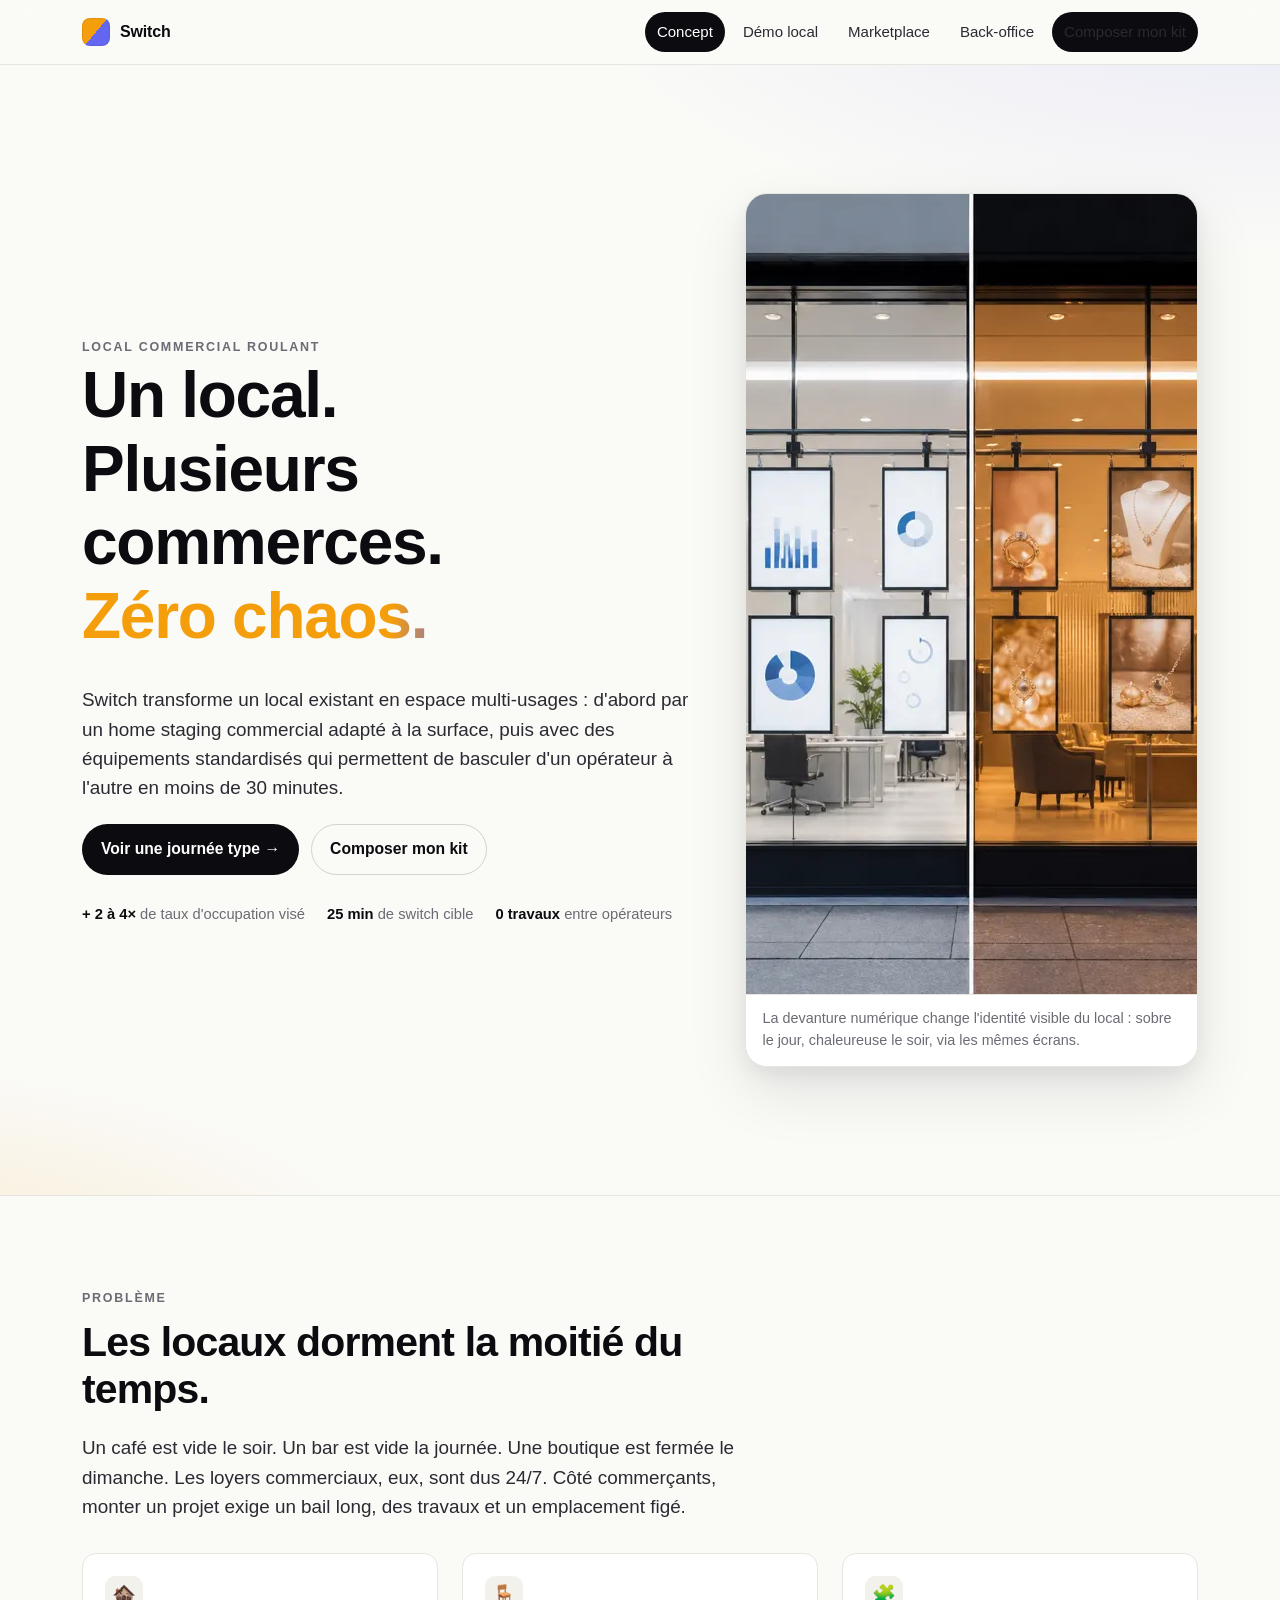
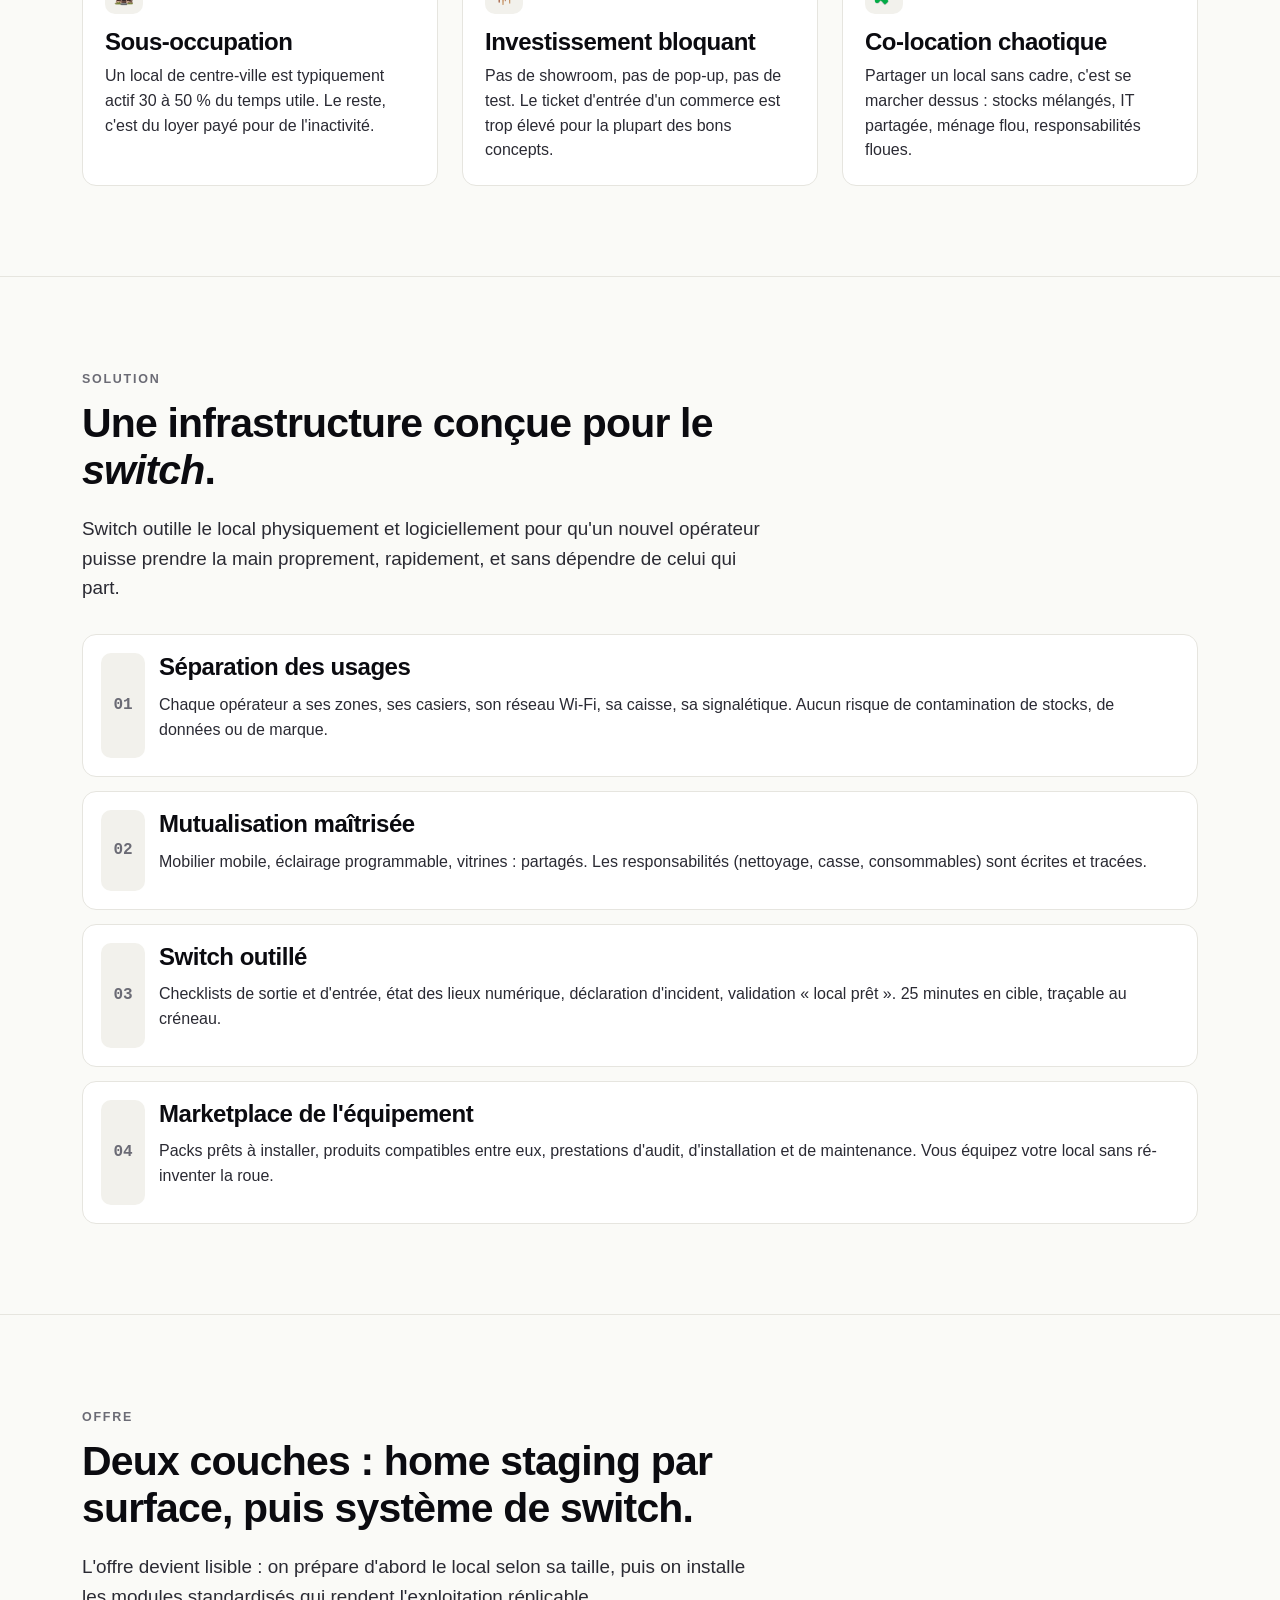
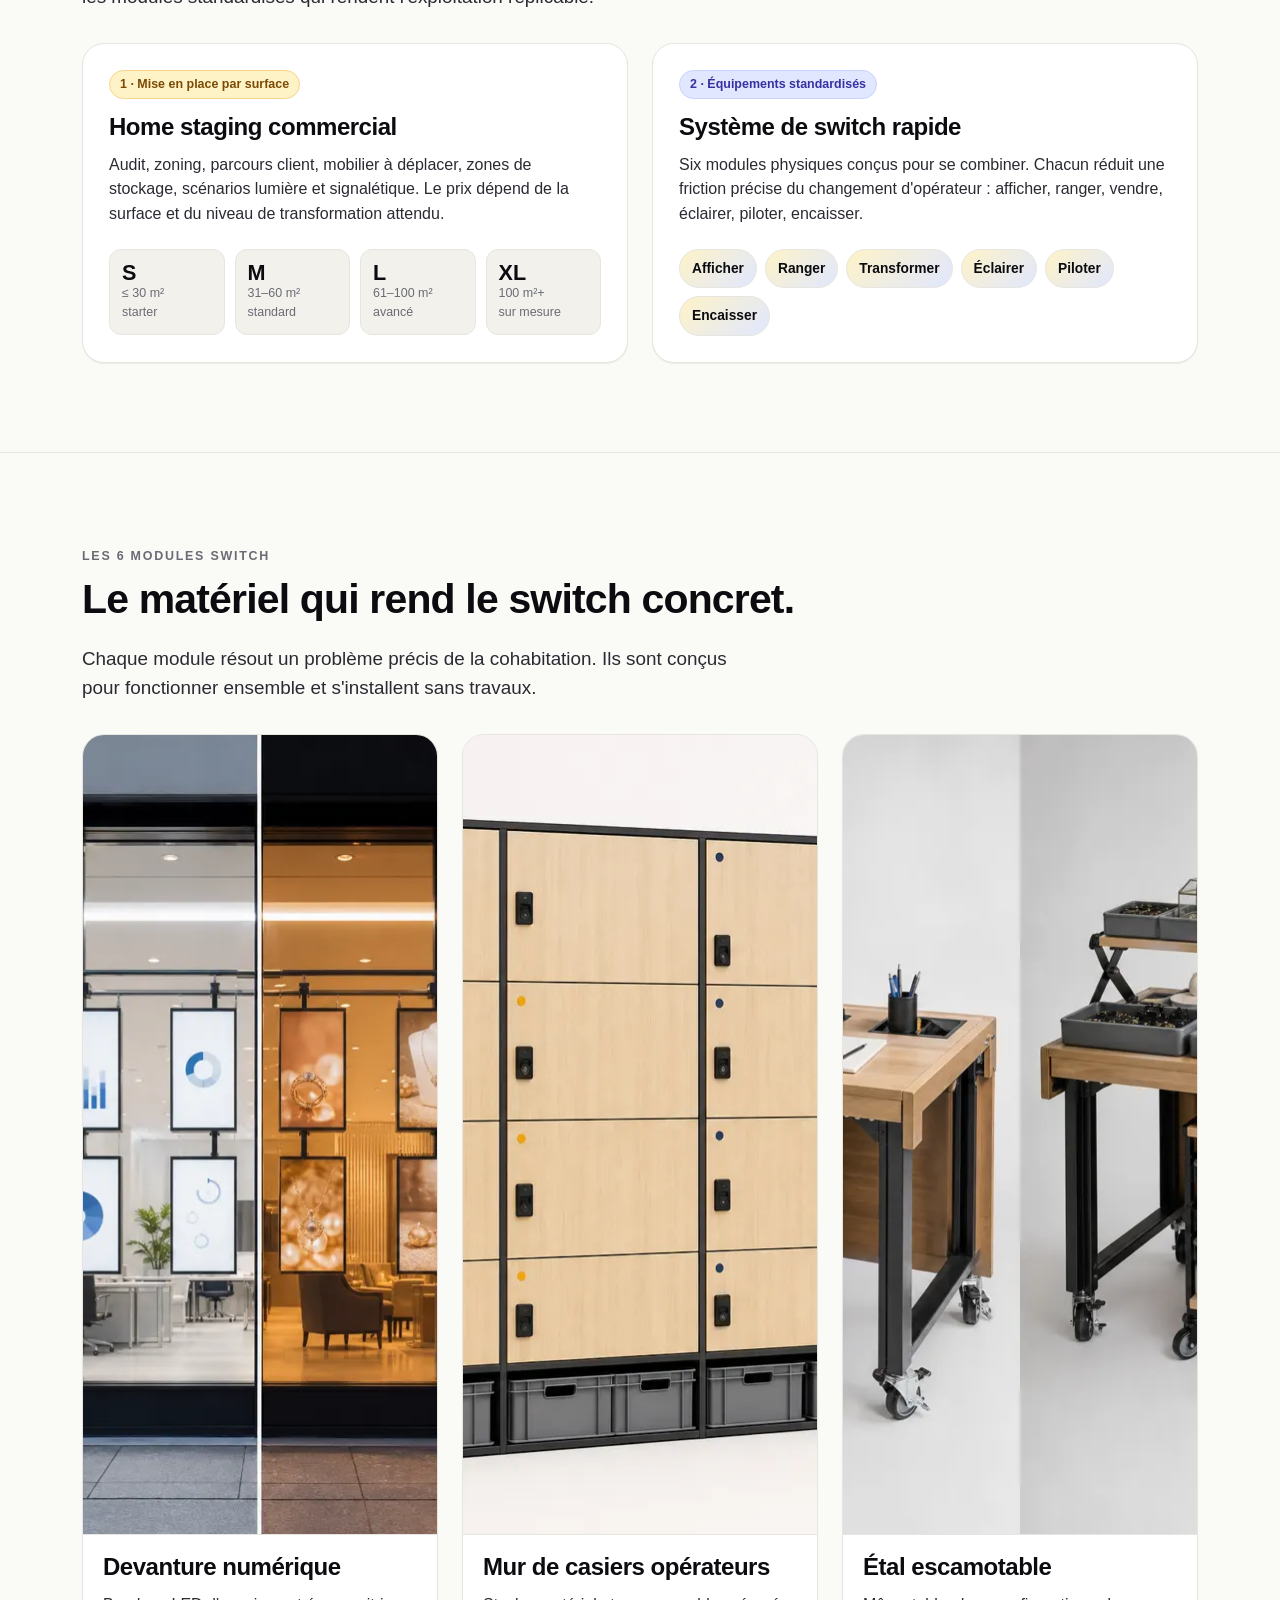
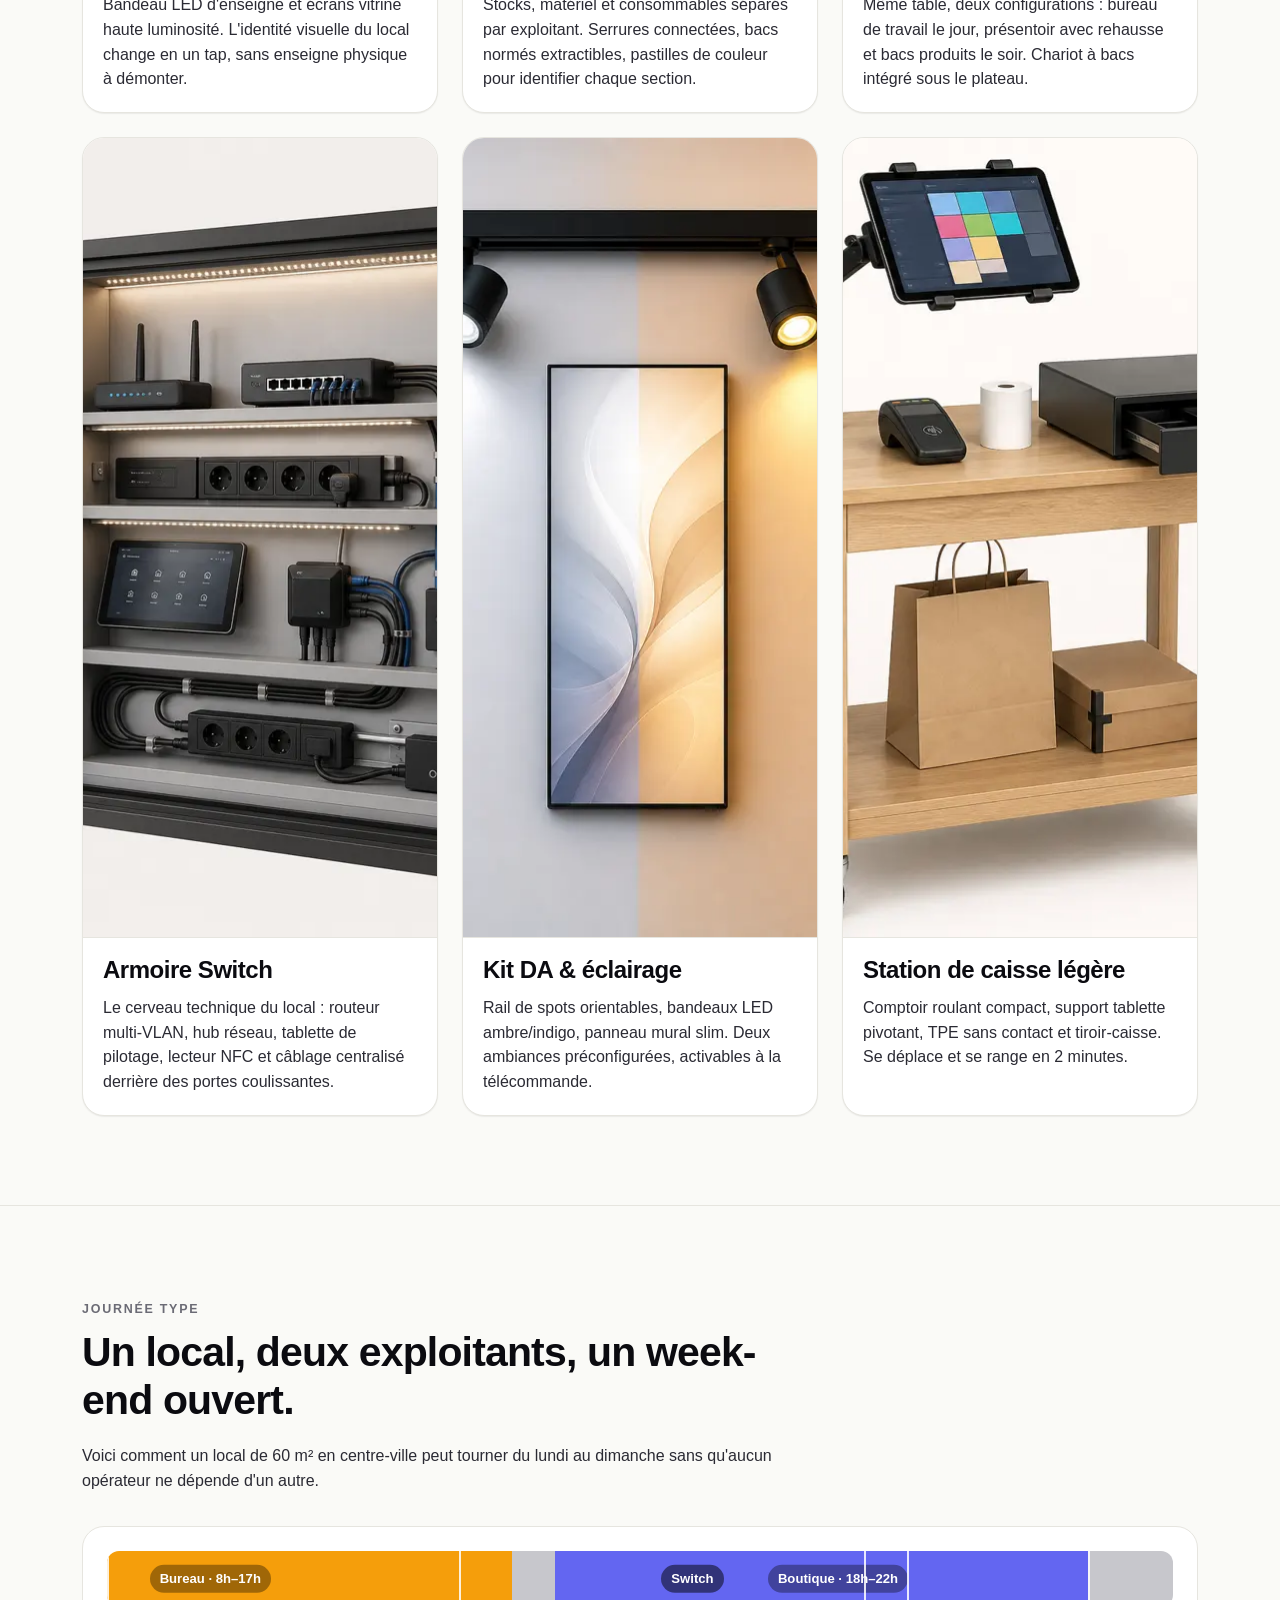
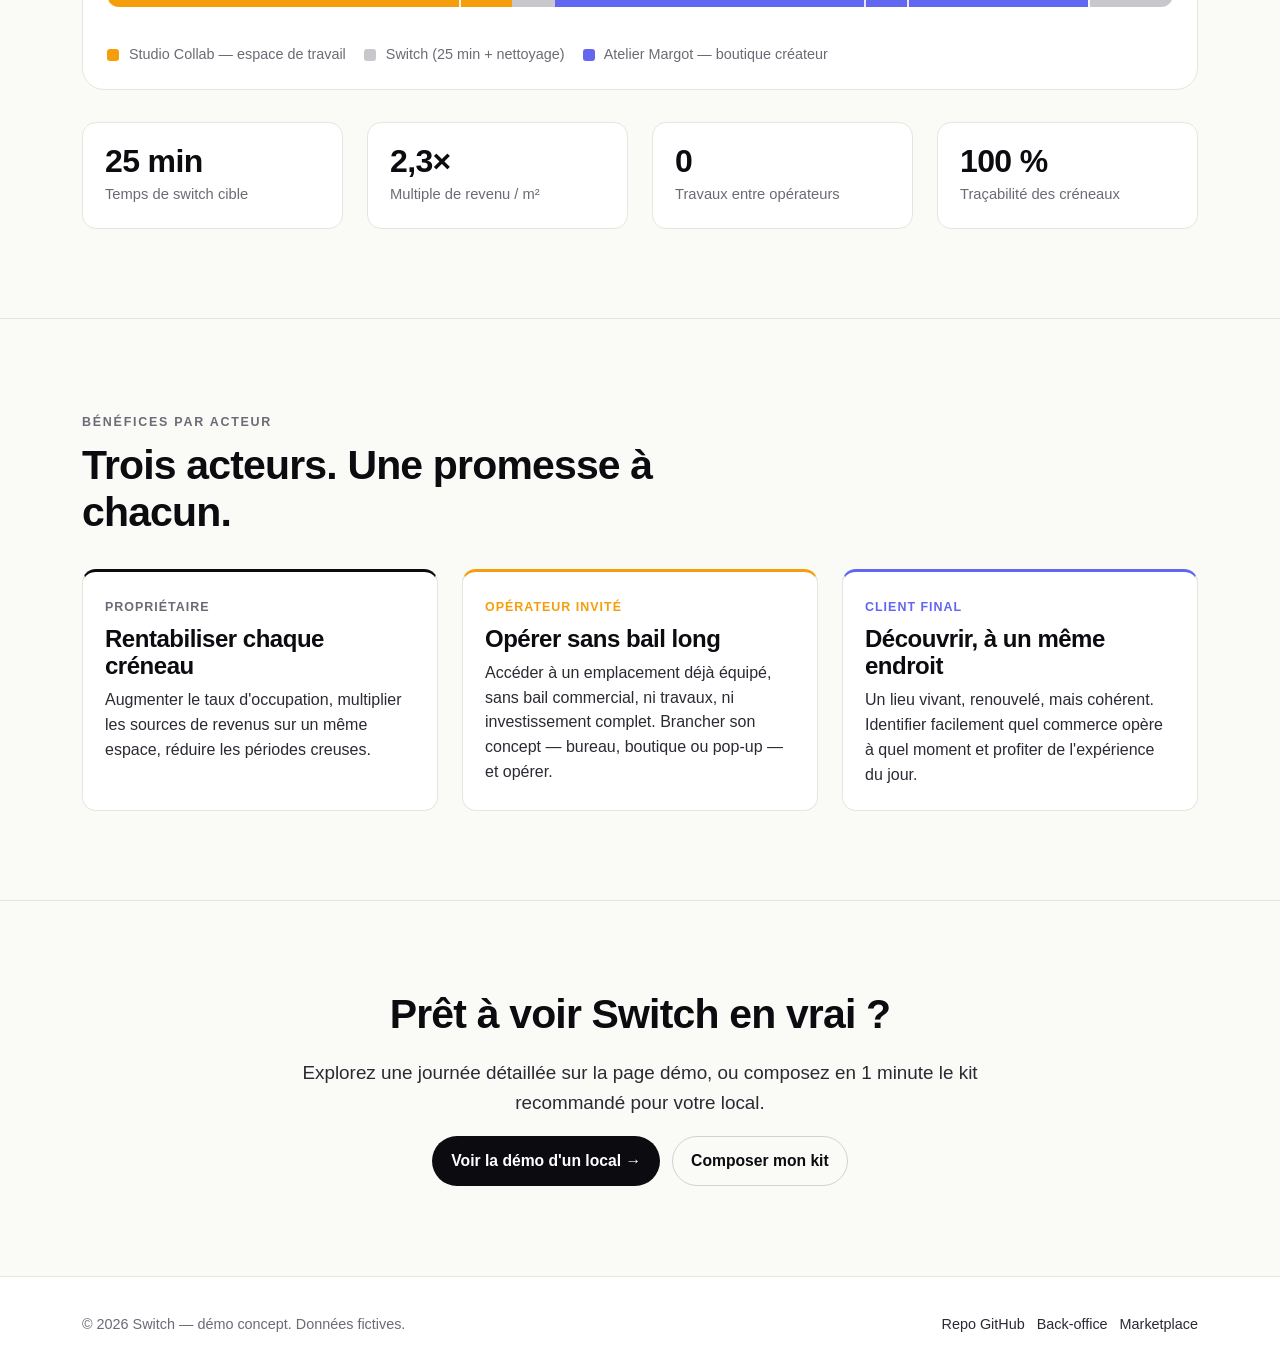
<file: docs/index.html>
<!doctype html>
<html lang="fr">
<head>
  <meta charset="utf-8" />
  <meta name="viewport" content="width=device-width, initial-scale=1" />
  <title>Switch — Un local. Plusieurs commerces. Zéro chaos.</title>
  <meta name="description" content="Switch est l'infrastructure physique et logicielle qui permet à plusieurs commerçants d'opérer dans un même local, sans se gêner. Démo concept." />
  <meta name="theme-color" content="#FAFAF7" />
  <link rel="preconnect" href="https://rsms.me/" />
  <link rel="stylesheet" href="https://rsms.me/inter/inter.css" />
  <link rel="stylesheet" href="assets/css/style.css" />
  <link rel="icon" href="data:image/svg+xml,%3Csvg xmlns='http://www.w3.org/2000/svg' viewBox='0 0 32 32'%3E%3Cdefs%3E%3ClinearGradient id='g' x1='0' x2='1' y1='0' y2='1'%3E%3Cstop offset='0' stop-color='%23F59E0B'/%3E%3Cstop offset='1' stop-color='%236366F1'/%3E%3C/linearGradient%3E%3C/defs%3E%3Crect width='32' height='32' rx='7' fill='url(%23g)'/%3E%3C/svg%3E" />
</head>
<body>

<header class="nav">
  <div class="container nav-inner">
    <a class="brand" href="index.html">
      <span class="brand-mark" aria-hidden="true"></span>
      <span>Switch</span>
    </a>
    <nav class="nav-links" aria-label="Navigation principale">
      <a href="index.html">Concept</a>
      <a href="demo.html">Démo local</a>
      <a href="marketplace.html">Marketplace</a>
      <a href="backoffice.html">Back-office</a>
      <a class="nav-cta" href="marketplace.html#configurateur">Composer mon kit</a>
    </nav>
    <button class="nav-toggle" aria-label="Ouvrir le menu" aria-controls="nav-links" aria-expanded="false">☰</button>
  </div>
</header>

<!-- HERO -->
<section class="hero">
  <div class="container hero-inner">
    <div>
      <span class="eyebrow">Local commercial roulant</span>
      <h1>Un local.<br/>Plusieurs commerces.<br/><span class="switch-word">Zéro chaos.</span></h1>
      <p class="lead">
        Switch transforme un local existant en espace multi-usages : d'abord par un home staging commercial adapté à la surface, puis avec des équipements standardisés qui permettent de basculer d'un opérateur à l'autre&nbsp;en&nbsp;moins de 30&nbsp;minutes.
      </p>

      <div class="hero-actions">
        <a class="btn btn-primary" href="demo.html">Voir une journée type →</a>
        <a class="btn btn-ghost" href="marketplace.html#configurateur">Composer mon kit</a>
      </div>

      <div class="hero-meta">
        <span><strong>+ 2 à 4×</strong> de taux d'occupation visé</span>
        <span><strong>25 min</strong> de switch cible</span>
        <span><strong>0 travaux</strong> entre opérateurs</span>
      </div>
    </div>

    <figure class="hero-shot" aria-label="Illustration d'un local Switch jour et soir">
      <img src="assets/img/switch-vitrine-split-jour-soir.webp" alt="Même vitrine commerciale : écrans affichant identité bureau le jour, identité boutique le soir" width="1200" height="800" fetchpriority="high" />
      <figcaption>
        La devanture numérique change l'identité visible du local : sobre le jour, chaleureuse le soir, via les mêmes écrans.
      </figcaption>
    </figure>
  </div>
</section>

<!-- PROBLEME -->
<section>
  <div class="container">
    <div class="section-head">
      <span class="eyebrow">Problème</span>
      <h2>Les locaux dorment la moitié du temps.</h2>
      <p class="lead">
        Un café est vide le soir. Un bar est vide la journée. Une boutique est fermée le dimanche. Les loyers commerciaux, eux, sont dus 24/7. Côté commerçants, monter un projet exige un bail long, des travaux et un emplacement figé.
      </p>
    </div>

    <div class="grid grid-3">
      <div class="card">
        <div class="icon" aria-hidden="true">🏚️</div>
        <h3>Sous-occupation</h3>
        <p>Un local de centre-ville est typiquement actif 30 à 50&nbsp;% du temps utile. Le reste, c'est du loyer payé pour de l'inactivité.</p>
      </div>
      <div class="card">
        <div class="icon" aria-hidden="true">🪑</div>
        <h3>Investissement bloquant</h3>
        <p>Pas de showroom, pas de pop-up, pas de test. Le ticket d'entrée d'un commerce est trop élevé pour la plupart des bons concepts.</p>
      </div>
      <div class="card">
        <div class="icon" aria-hidden="true">🧩</div>
        <h3>Co-location chaotique</h3>
        <p>Partager un local sans cadre, c'est se marcher dessus&nbsp;: stocks mélangés, IT partagée, ménage flou, responsabilités floues.</p>
      </div>
    </div>
  </div>
</section>

<!-- SOLUTION -->
<section>
  <div class="container">
    <div class="section-head">
      <span class="eyebrow">Solution</span>
      <h2>Une infrastructure conçue pour le <em>switch</em>.</h2>
      <p class="lead">
        Switch outille le local physiquement et logiciellement pour qu'un nouvel opérateur puisse prendre la main proprement, rapidement, et sans dépendre de celui qui part.
      </p>
    </div>

    <div class="steps">
      <div class="step">
        <div>
          <h3>Séparation des usages</h3>
          <p>Chaque opérateur a ses zones, ses casiers, son réseau Wi-Fi, sa caisse, sa signalétique. Aucun risque de contamination de stocks, de données ou de marque.</p>
        </div>
      </div>
      <div class="step">
        <div>
          <h3>Mutualisation maîtrisée</h3>
          <p>Mobilier mobile, éclairage programmable, vitrines : partagés. Les responsabilités (nettoyage, casse, consommables) sont écrites et tracées.</p>
        </div>
      </div>
      <div class="step">
        <div>
          <h3>Switch outillé</h3>
          <p>Checklists de sortie et d'entrée, état des lieux numérique, déclaration d'incident, validation « local prêt ». 25 minutes en cible, traçable au créneau.</p>
        </div>
      </div>
      <div class="step">
        <div>
          <h3>Marketplace de l'équipement</h3>
          <p>Packs prêts à installer, produits compatibles entre eux, prestations d'audit, d'installation et de maintenance. Vous équipez votre local sans ré-inventer la roue.</p>
        </div>
      </div>
    </div>
  </div>
</section>

<!-- OFFRE -->
<section>
  <div class="container">
    <div class="section-head">
      <span class="eyebrow">Offre</span>
      <h2>Deux couches : home staging par surface, puis système de switch.</h2>
      <p class="lead">
        L'offre devient lisible : on prépare d'abord le local selon sa taille, puis on installe les modules standardisés qui rendent l'exploitation réplicable.
      </p>
    </div>

    <div class="grid grid-2">
      <article class="offer-layer">
        <span class="badge badge--day">1 · Mise en place par surface</span>
        <h3>Home staging commercial</h3>
        <p>
          Audit, zoning, parcours client, mobilier à déplacer, zones de stockage, scénarios lumière et signalétique. Le prix dépend de la surface et du niveau de transformation attendu.
        </p>
        <div class="surface-tiers">
          <div><strong>S</strong><span>≤ 30 m²</span><em>starter</em></div>
          <div><strong>M</strong><span>31–60 m²</span><em>standard</em></div>
          <div><strong>L</strong><span>61–100 m²</span><em>avancé</em></div>
          <div><strong>XL</strong><span>100 m²+</span><em>sur mesure</em></div>
        </div>
      </article>

      <article class="offer-layer">
        <span class="badge badge--night">2 · Équipements standardisés</span>
        <h3>Système de switch rapide</h3>
        <p>
          Six modules physiques conçus pour se combiner. Chacun réduit une friction précise du changement d'opérateur : afficher, ranger, vendre, éclairer, piloter, encaisser.
        </p>
        <div class="system-stack">
          <span>Afficher</span>
          <span>Ranger</span>
          <span>Transformer</span>
          <span>Éclairer</span>
          <span>Piloter</span>
          <span>Encaisser</span>
        </div>
      </article>
    </div>
  </div>
</section>

<!-- EQUIPEMENTS -->
<section>
  <div class="container">
    <div class="section-head">
      <span class="eyebrow">Les 6 modules Switch</span>
      <h2>Le matériel qui rend le switch concret.</h2>
      <p class="lead">
        Chaque module résout un problème précis de la cohabitation. Ils sont conçus pour fonctionner ensemble et s'installent sans travaux.
      </p>
    </div>

    <div class="grid grid-3 product-showcase">
      <article class="visual-product">
        <img src="assets/img/switch-vitrine-split-jour-soir.webp" alt="Devanture numérique Switch : bandeau LED et écrans vitrine changeant d'identité" width="1200" height="800" loading="lazy" decoding="async" />
        <h3>Devanture numérique</h3>
        <p>Bandeau LED d'enseigne et écrans vitrine haute luminosité. L'identité visuelle du local change en un tap, sans enseigne physique à démonter.</p>
      </article>
      <article class="visual-product">
        <img src="assets/img/switch-prod-mur-casiers.webp" alt="Mur de casiers Switch séparant les affaires de chaque opérateur" width="1200" height="800" loading="lazy" decoding="async" />
        <h3>Mur de casiers opérateurs</h3>
        <p>Stocks, matériel et consommables séparés par exploitant. Serrures connectées, bacs normés extractibles, pastilles de couleur pour identifier chaque section.</p>
      </article>
      <article class="visual-product">
        <img src="assets/img/switch-prod-etal-escamotable.webp" alt="Étal escamotable Switch : bureau le jour, présentoir commerce le soir" width="1200" height="800" loading="lazy" decoding="async" />
        <h3>Étal escamotable</h3>
        <p>Même table, deux configurations : bureau de travail le jour, présentoir avec rehausse et bacs produits le soir. Chariot à bacs intégré sous le plateau.</p>
      </article>
      <article class="visual-product">
        <img src="assets/img/switch-prod-armoire-switch.webp" alt="Armoire Switch murale contenant routeur, tablette, badges et câblage" width="1200" height="800" loading="lazy" decoding="async" />
        <h3>Armoire Switch</h3>
        <p>Le cerveau technique du local : routeur multi-VLAN, hub réseau, tablette de pilotage, lecteur NFC et câblage centralisé derrière des portes coulissantes.</p>
      </article>
      <article class="visual-product">
        <img src="assets/img/switch-prod-kit-eclairage-da.webp" alt="Kit direction artistique Switch : spots LED, bandeaux lumineux et panneau mural" width="1200" height="800" loading="lazy" decoding="async" />
        <h3>Kit DA &amp; éclairage</h3>
        <p>Rail de spots orientables, bandeaux LED ambre/indigo, panneau mural slim. Deux ambiances préconfigurées, activables à la télécommande.</p>
      </article>
      <article class="visual-product">
        <img src="assets/img/switch-prod-station-caisse.webp" alt="Station de caisse mobile Switch : tablette, TPE, tiroir-caisse sur comptoir roulant" width="1200" height="800" loading="lazy" decoding="async" />
        <h3>Station de caisse légère</h3>
        <p>Comptoir roulant compact, support tablette pivotant, TPE sans contact et tiroir-caisse. Se déplace et se range en 2 minutes.</p>
      </article>
    </div>
  </div>
</section>

<!-- JOURNEE TYPE -->
<section>
  <div class="container">
    <div class="section-head">
      <span class="eyebrow">Journée type</span>
      <h2>Un local, deux exploitants, un week-end ouvert.</h2>
      <p>Voici comment un local de 60&nbsp;m² en centre-ville peut tourner du lundi au dimanche sans qu'aucun opérateur ne dépende d'un autre.</p>
    </div>

    <div class="timeline" aria-label="Timeline d'une journée type Switch">
      <div class="timeline-track" aria-hidden="true">
        <div class="timeline-segment" style="left:4%">Bureau · 8h–17h</div>
        <div class="timeline-segment" style="left:52%; background: rgba(0,0,0,.5);">Switch</div>
        <div class="timeline-segment" style="left:62%">Boutique · 18h–22h</div>

        <div class="timeline-marker" style="left:0%"><span class="timeline-label">00h</span></div>
        <div class="timeline-marker" style="left:33%"><span class="timeline-label">08h</span></div>
        <div class="timeline-marker" style="left:71%"><span class="timeline-label">17h</span></div>
        <div class="timeline-marker" style="left:75%"><span class="timeline-label">18h</span></div>
        <div class="timeline-marker" style="left:92%"><span class="timeline-label">22h</span></div>
      </div>

      <div class="timeline-legend">
        <span><span class="sw" style="background:var(--day)"></span> Studio Collab — espace de travail</span>
        <span><span class="sw" style="background:#C7C7CC"></span> Switch (25 min + nettoyage)</span>
        <span><span class="sw" style="background:var(--night)"></span> Atelier Margot — boutique créateur</span>
      </div>
    </div>

    <div class="grid grid-4 mt-4">
      <div class="stat"><div class="num">25 min</div><div class="lbl">Temps de switch cible</div></div>
      <div class="stat"><div class="num">2,3×</div><div class="lbl">Multiple de revenu / m²</div></div>
      <div class="stat"><div class="num">0</div><div class="lbl">Travaux entre opérateurs</div></div>
      <div class="stat"><div class="num">100 %</div><div class="lbl">Traçabilité des créneaux</div></div>
    </div>
  </div>
</section>

<!-- BENEFICES PAR ACTEUR -->
<section>
  <div class="container">
    <div class="section-head">
      <span class="eyebrow">Bénéfices par acteur</span>
      <h2>Trois acteurs. Une promesse à chacun.</h2>
    </div>

    <div class="grid grid-3">
      <div class="card card-ink">
        <div class="card-flag">Propriétaire</div>
        <h3>Rentabiliser chaque créneau</h3>
        <p>Augmenter le taux d'occupation, multiplier les sources de revenus sur un même espace, réduire les périodes creuses.</p>
      </div>
      <div class="card card-day">
        <div class="card-flag" style="color:var(--day)">Opérateur invité</div>
        <h3>Opérer sans bail long</h3>
        <p>Accéder à un emplacement déjà équipé, sans bail commercial, ni travaux, ni investissement complet. Brancher son concept — bureau, boutique ou pop-up — et opérer.</p>
      </div>
      <div class="card card-night">
        <div class="card-flag" style="color:var(--night)">Client final</div>
        <h3>Découvrir, à un même endroit</h3>
        <p>Un lieu vivant, renouvelé, mais cohérent. Identifier facilement quel commerce opère à quel moment et profiter de l'expérience du jour.</p>
      </div>
    </div>
  </div>
</section>

<!-- CTA -->
<section>
  <div class="container center">
    <h2>Prêt à voir Switch en vrai ?</h2>
    <p class="lead" style="margin-inline:auto">Explorez une journée détaillée sur la page démo, ou composez en 1 minute le kit recommandé pour votre local.</p>
    <div class="flex" style="justify-content:center; margin-top: 18px;">
      <a class="btn btn-primary" href="demo.html">Voir la démo d'un local →</a>
      <a class="btn btn-ghost" href="marketplace.html#configurateur">Composer mon kit</a>
    </div>
  </div>
</section>

<footer class="site">
  <div class="container">
    <div>© <span data-year>2026</span> Switch — démo concept. Données fictives.</div>
    <div class="flex">
      <a href="https://github.com/chtabay/Switch" target="_blank" rel="noopener">Repo GitHub</a>
      <a href="backoffice.html">Back-office</a>
      <a href="marketplace.html">Marketplace</a>
    </div>
  </div>
</footer>

<script src="assets/js/main.js" defer></script>
</body>
</html>
</file>
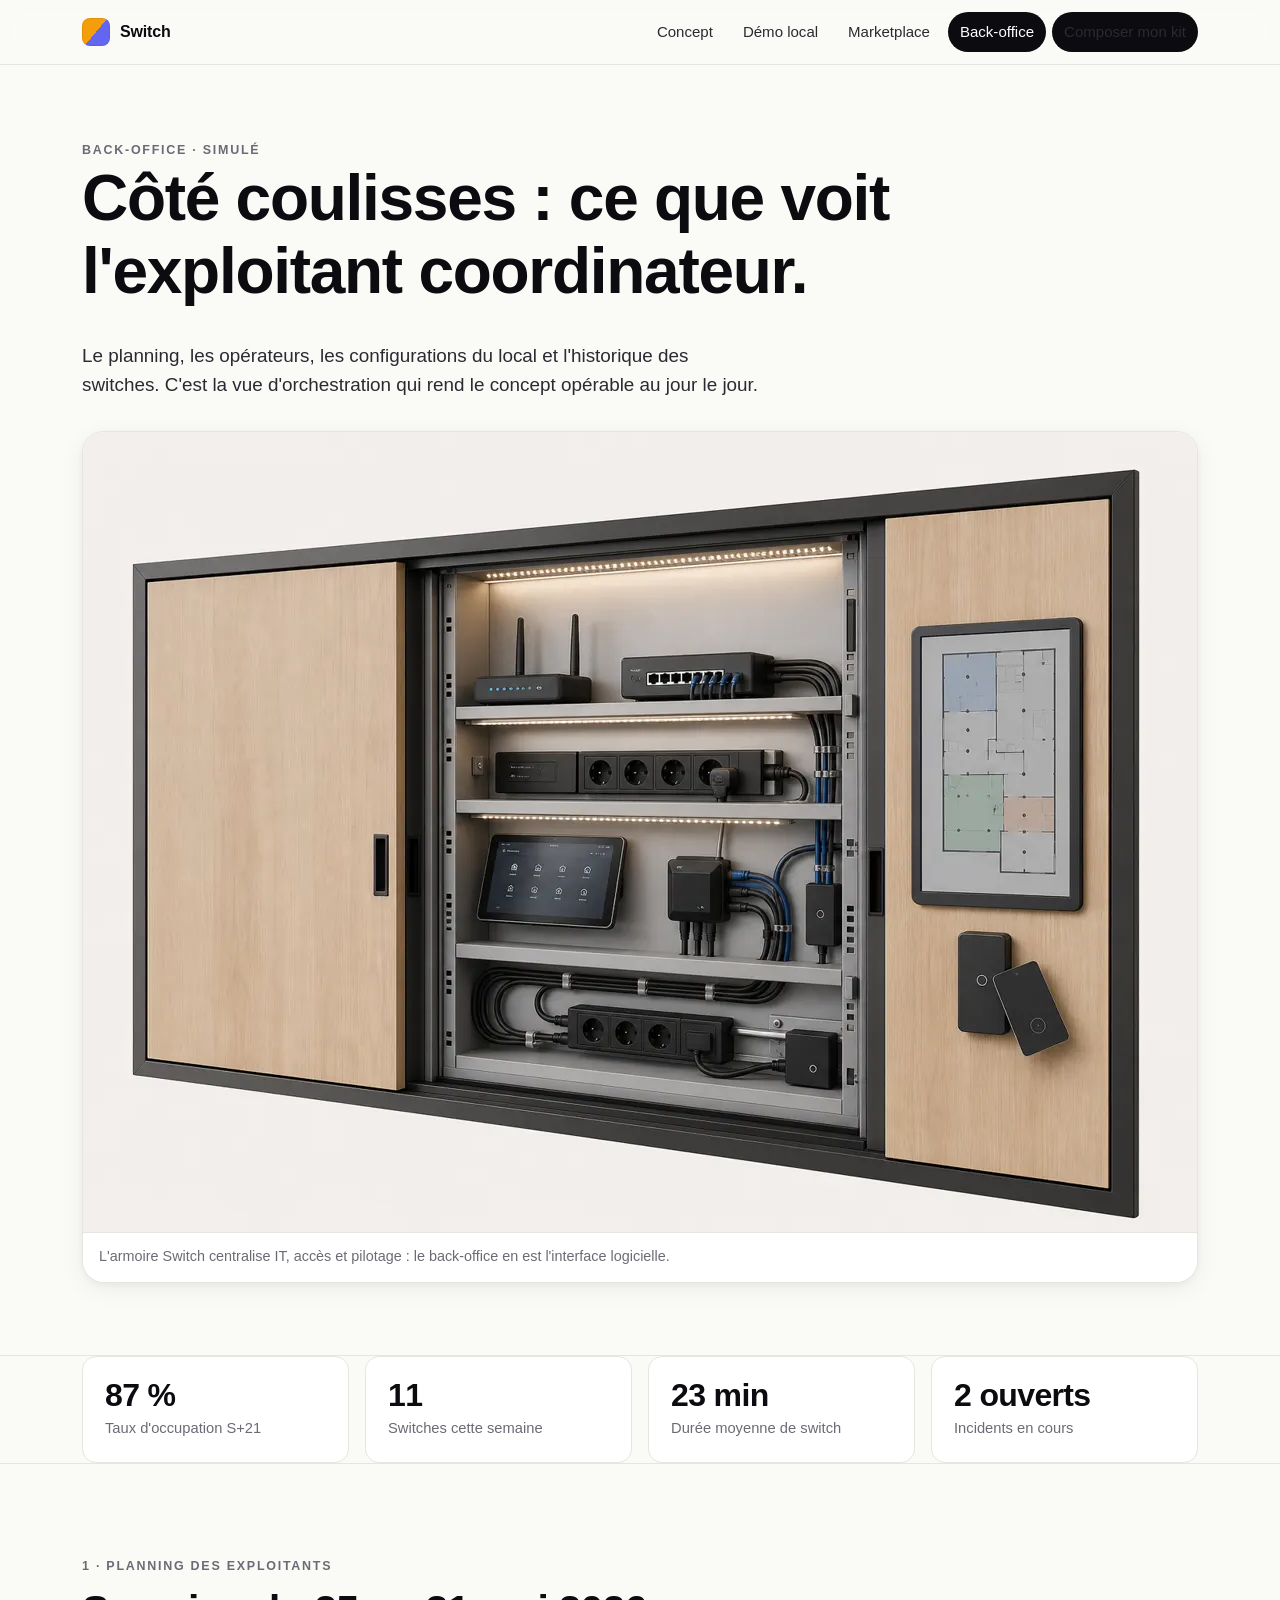
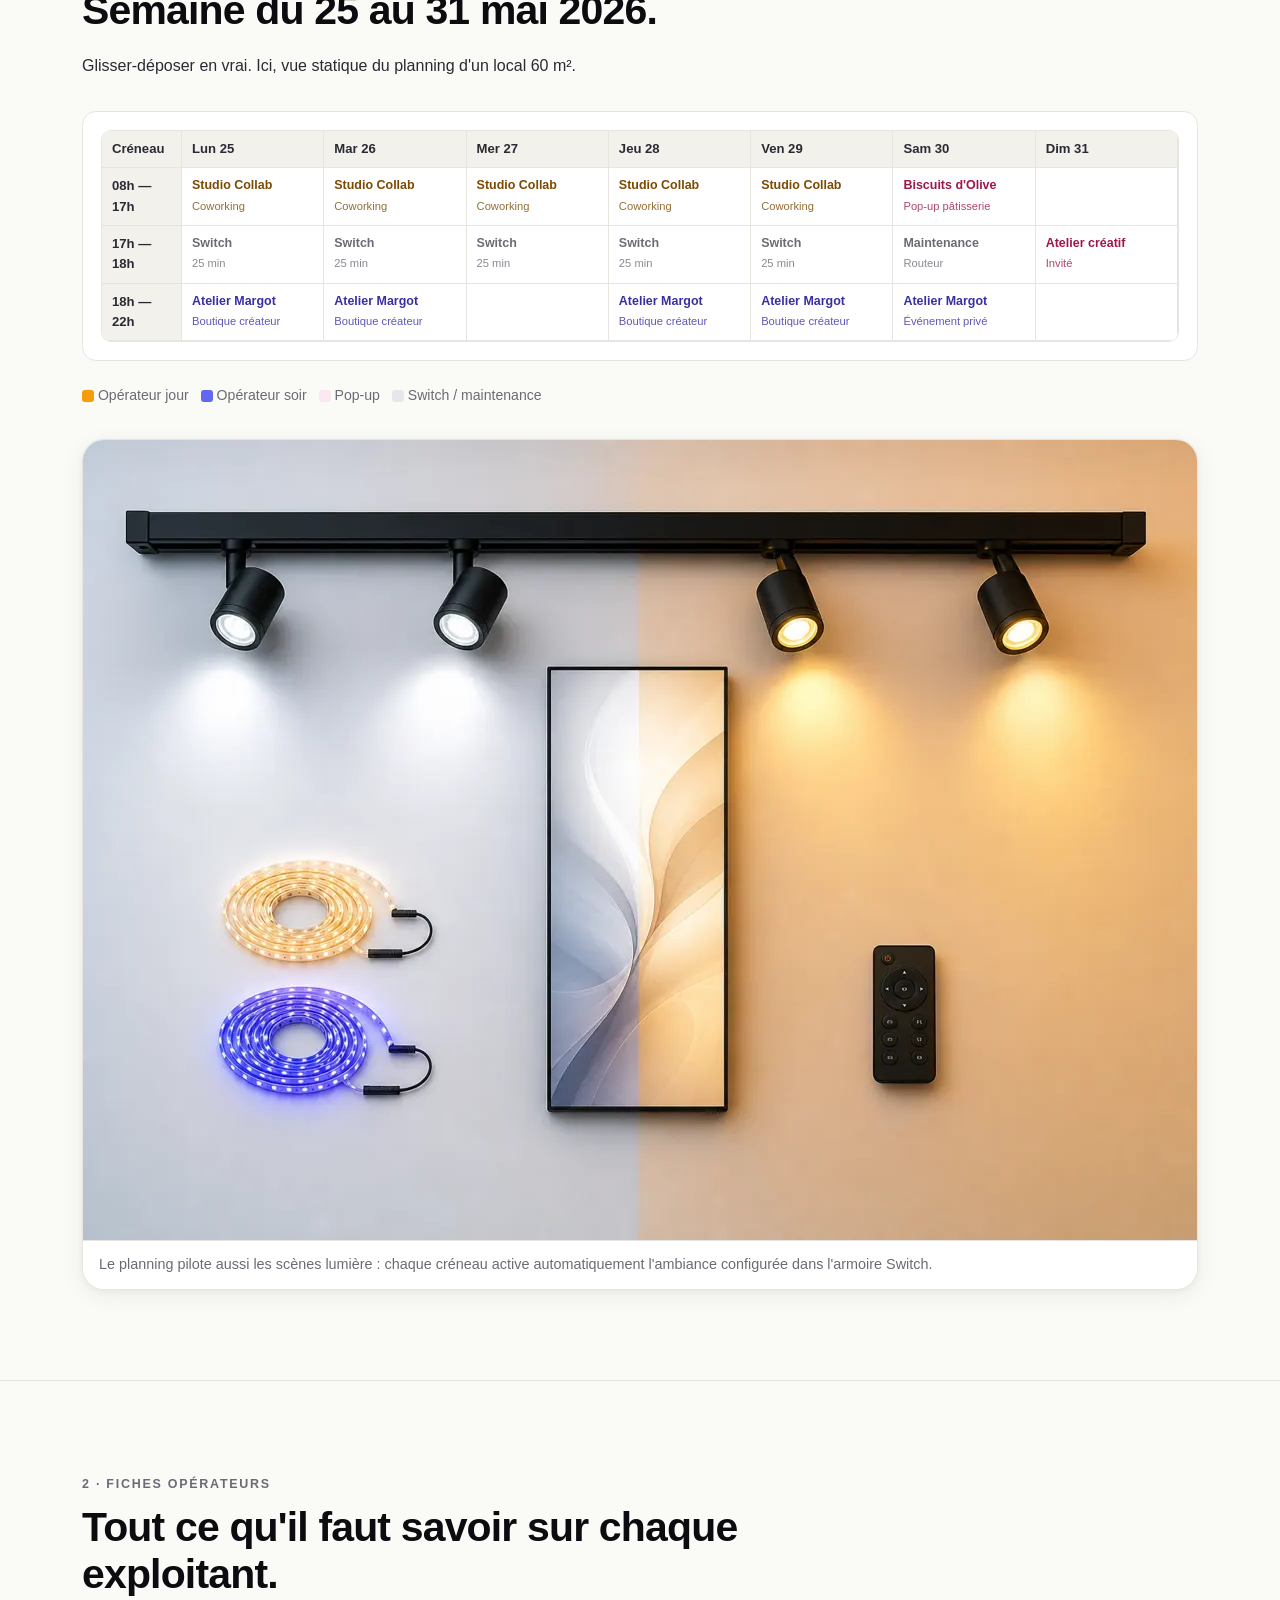
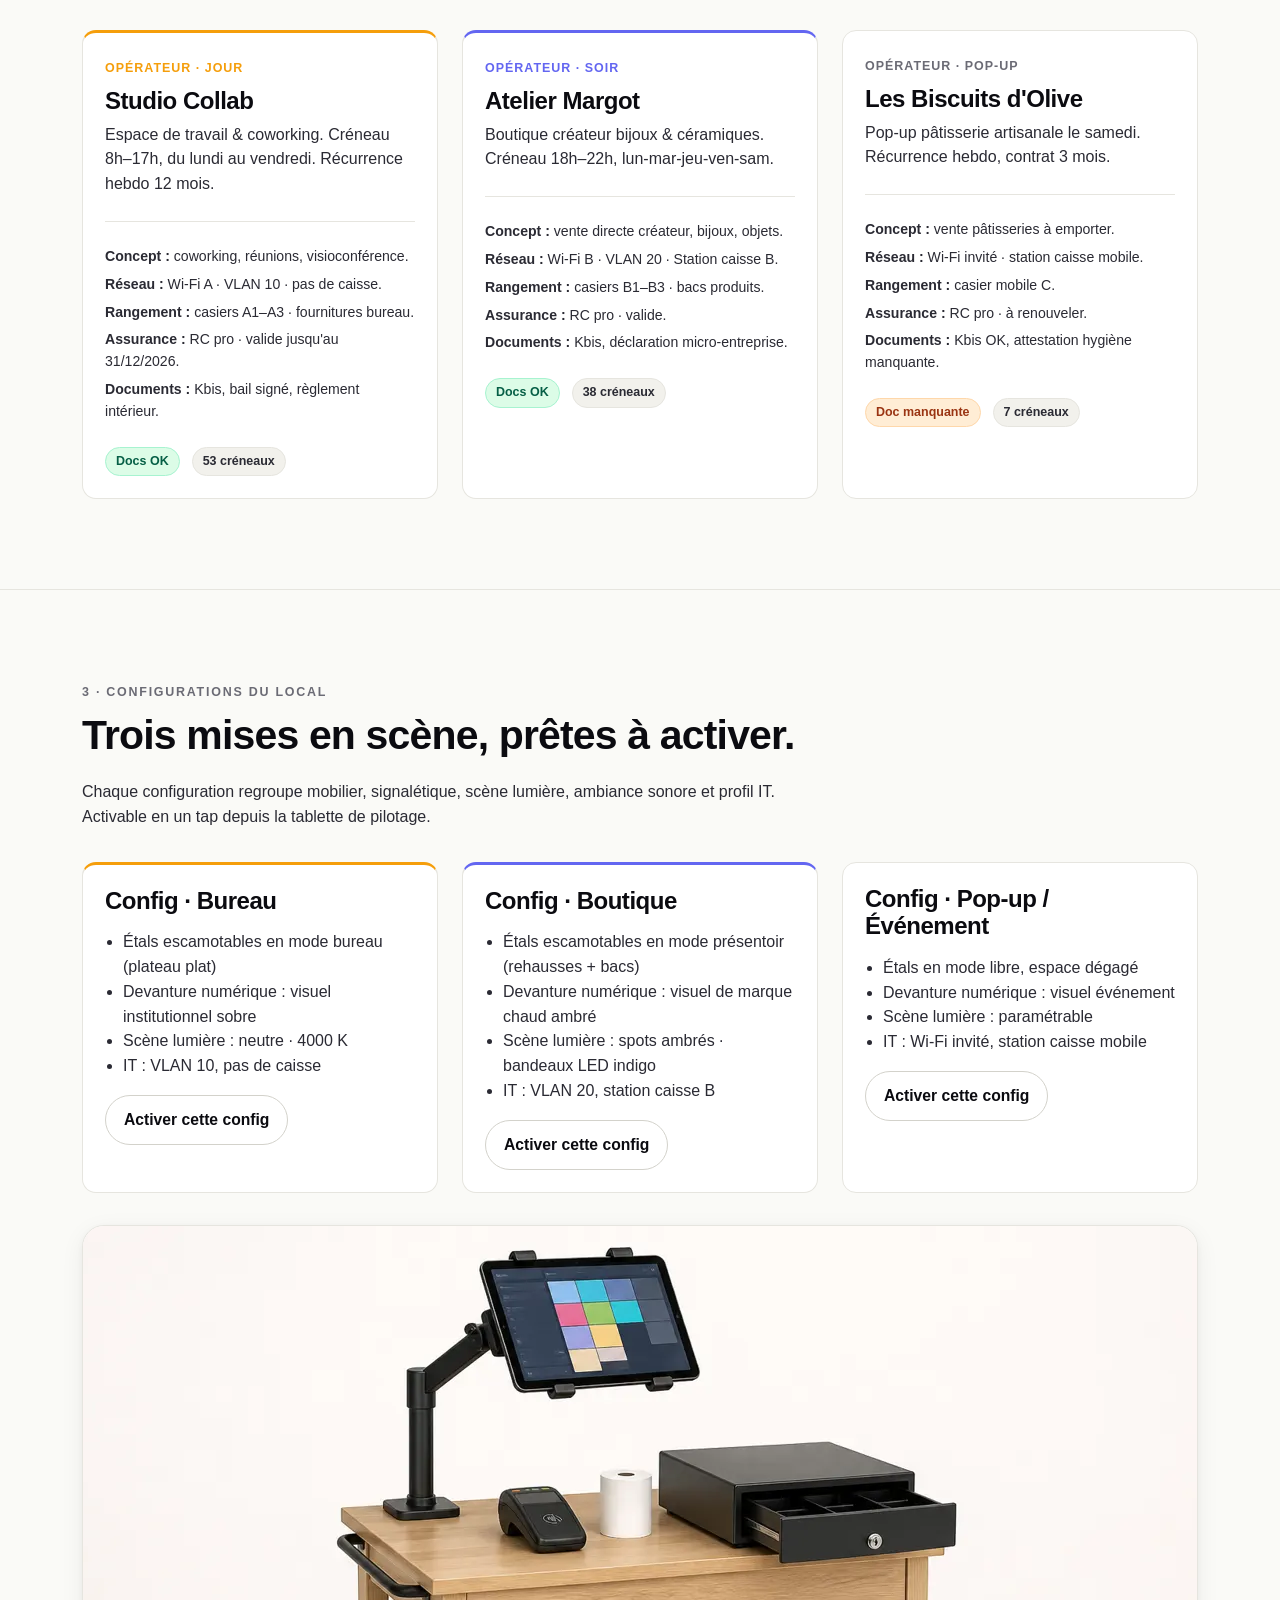
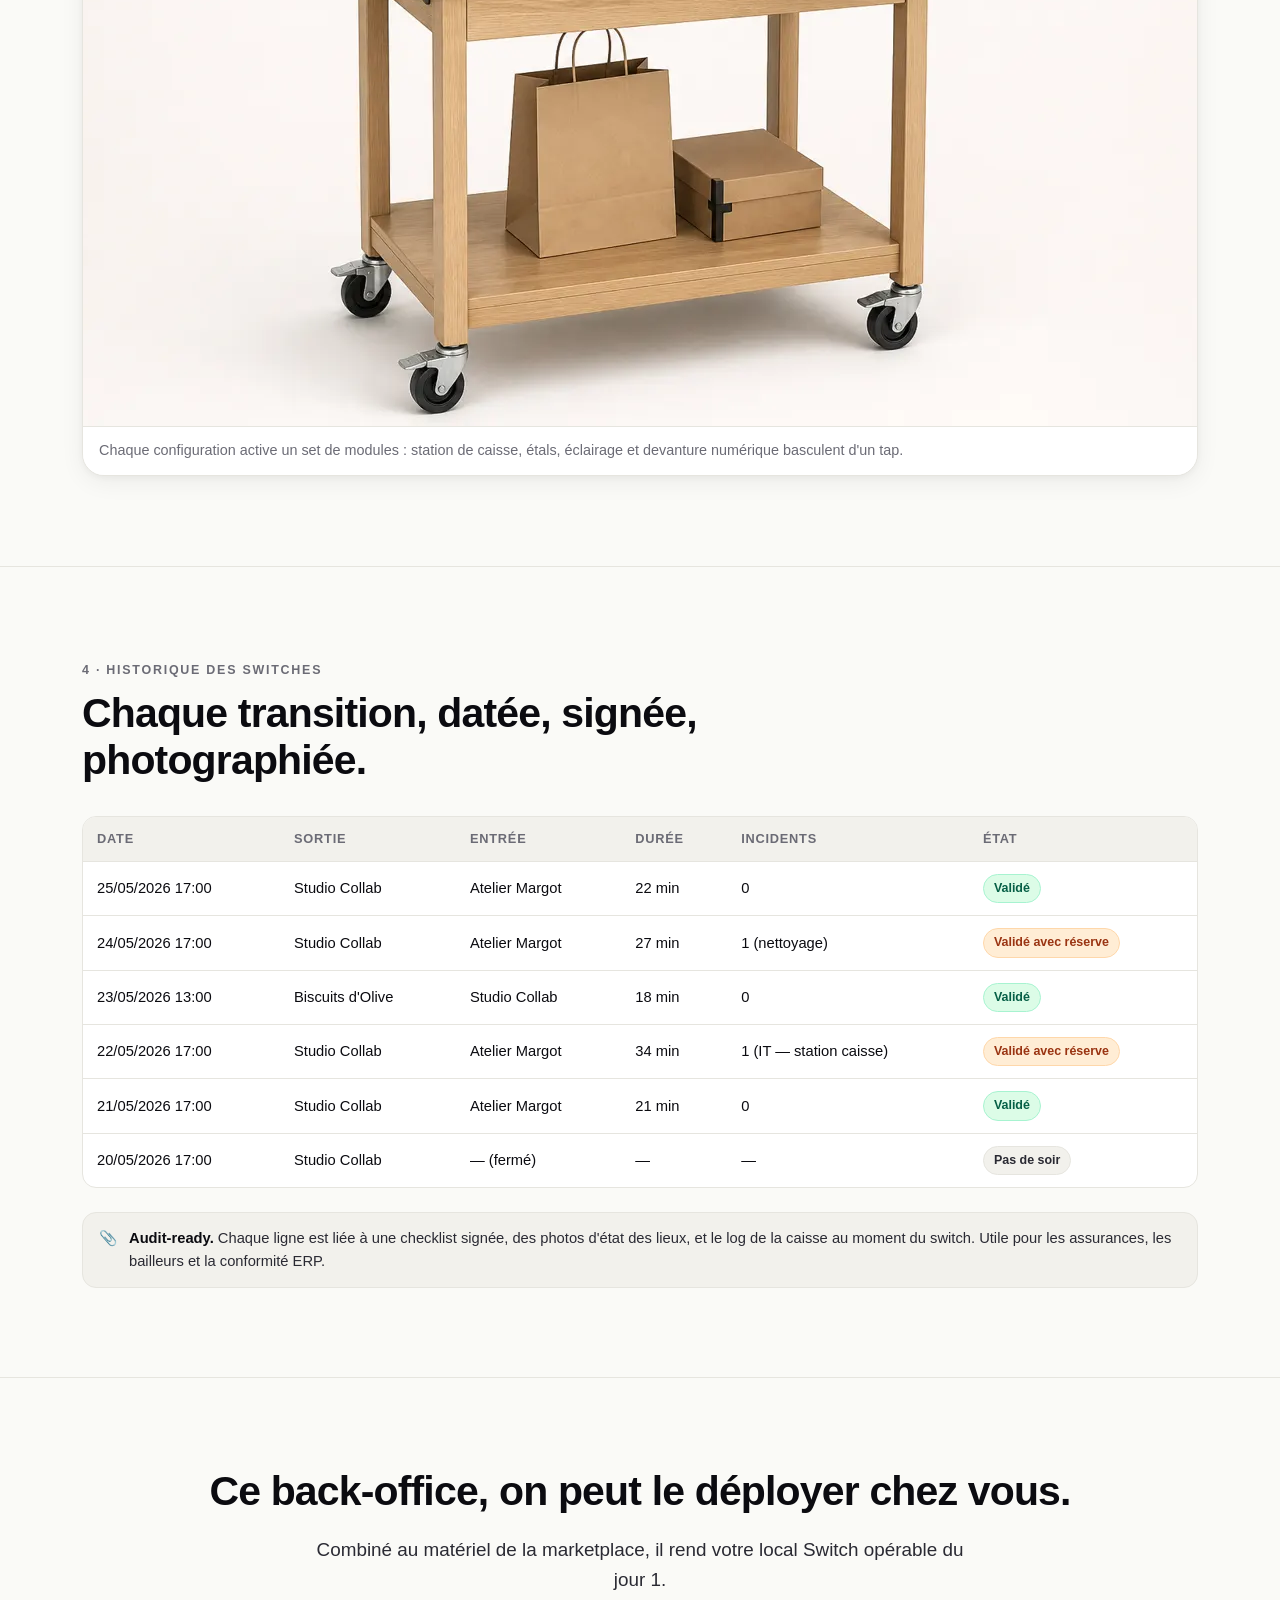
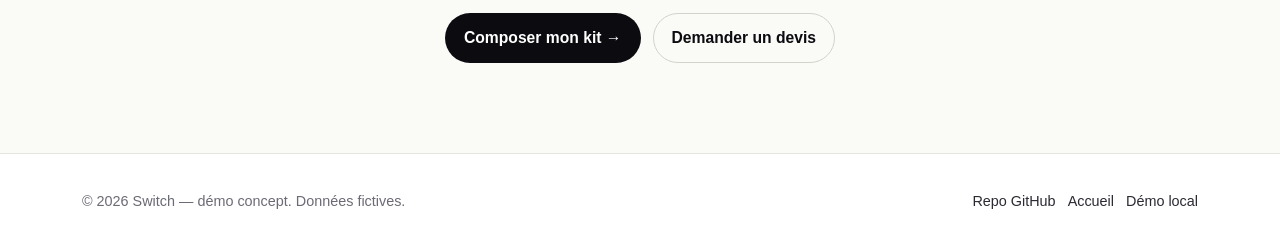
<file: docs/backoffice.html>
<!doctype html>
<html lang="fr">
<head>
  <meta charset="utf-8" />
  <meta name="viewport" content="width=device-width, initial-scale=1" />
  <title>Switch — Back-office simulé</title>
  <meta name="description" content="Vue back-office : planning des exploitants, fiches opérateurs, configurations du local, checklists et historique des switches." />
  <link rel="preconnect" href="https://rsms.me/" />
  <link rel="stylesheet" href="https://rsms.me/inter/inter.css" />
  <link rel="stylesheet" href="assets/css/style.css" />
  <link rel="icon" href="data:image/svg+xml,%3Csvg xmlns='http://www.w3.org/2000/svg' viewBox='0 0 32 32'%3E%3Cdefs%3E%3ClinearGradient id='g' x1='0' x2='1' y1='0' y2='1'%3E%3Cstop offset='0' stop-color='%23F59E0B'/%3E%3Cstop offset='1' stop-color='%236366F1'/%3E%3C/linearGradient%3E%3C/defs%3E%3Crect width='32' height='32' rx='7' fill='url(%23g)'/%3E%3C/svg%3E" />
</head>
<body>

<header class="nav">
  <div class="container nav-inner">
    <a class="brand" href="index.html">
      <span class="brand-mark" aria-hidden="true"></span>
      <span>Switch</span>
    </a>
    <nav class="nav-links" aria-label="Navigation principale">
      <a href="index.html">Concept</a>
      <a href="demo.html">Démo local</a>
      <a href="marketplace.html">Marketplace</a>
      <a href="backoffice.html">Back-office</a>
      <a class="nav-cta" href="marketplace.html#configurateur">Composer mon kit</a>
    </nav>
    <button class="nav-toggle" aria-label="Ouvrir le menu">☰</button>
  </div>
</header>

<section style="padding-block: clamp(40px, 6vw, 72px);">
  <div class="container">
    <span class="eyebrow">Back-office · simulé</span>
    <h1>Côté coulisses : ce que voit l'exploitant coordinateur.</h1>
    <p class="lead">
      Le planning, les opérateurs, les configurations du local et l'historique des switches. C'est la vue d'orchestration qui rend le concept opérable au jour le jour.
    </p>
    <figure class="media-card mt-4">
      <img src="assets/img/switch-prod-armoire-switch.webp" alt="Armoire Switch murale : routeur, tablette de pilotage, lecteur NFC et câblage centralisé" width="1200" height="800" fetchpriority="high" />
      <figcaption>L'armoire Switch centralise IT, accès et pilotage : le back-office en est l'interface logicielle.</figcaption>
    </figure>
  </div>
</section>

<!-- KPIs -->
<section style="padding-block: 0;">
  <div class="container">
    <div class="stats">
      <div class="stat"><div class="num">87 %</div><div class="lbl">Taux d'occupation S+21</div></div>
      <div class="stat"><div class="num">11</div><div class="lbl">Switches cette semaine</div></div>
      <div class="stat"><div class="num">23 min</div><div class="lbl">Durée moyenne de switch</div></div>
      <div class="stat"><div class="num">2 ouverts</div><div class="lbl">Incidents en cours</div></div>
    </div>
  </div>
</section>

<!-- PLANNING -->
<section>
  <div class="container">
    <div class="section-head">
      <span class="eyebrow">1 · Planning des exploitants</span>
      <h2>Semaine du 25 au 31 mai 2026.</h2>
      <p>Glisser-déposer en vrai. Ici, vue statique du planning d'un local 60&nbsp;m².</p>
    </div>

    <div class="planning" aria-label="Planning hebdomadaire">
      <div class="planning-grid">
        <div class="ph">Créneau</div>
        <div class="ph">Lun 25</div>
        <div class="ph">Mar 26</div>
        <div class="ph">Mer 27</div>
        <div class="ph">Jeu 28</div>
        <div class="ph">Ven 29</div>
        <div class="ph">Sam 30</div>
        <div class="ph">Dim 31</div>

        <div class="ph">08h — 17h</div>
        <div class="slot slot--day"><strong>Studio Collab</strong><span>Coworking</span></div>
        <div class="slot slot--day"><strong>Studio Collab</strong><span>Coworking</span></div>
        <div class="slot slot--day"><strong>Studio Collab</strong><span>Coworking</span></div>
        <div class="slot slot--day"><strong>Studio Collab</strong><span>Coworking</span></div>
        <div class="slot slot--day"><strong>Studio Collab</strong><span>Coworking</span></div>
        <div class="slot slot--popup"><strong>Biscuits d'Olive</strong><span>Pop-up pâtisserie</span></div>
        <div class="slot"></div>

        <div class="ph">17h — 18h</div>
        <div class="slot slot--maint"><strong>Switch</strong><span>25 min</span></div>
        <div class="slot slot--maint"><strong>Switch</strong><span>25 min</span></div>
        <div class="slot slot--maint"><strong>Switch</strong><span>25 min</span></div>
        <div class="slot slot--maint"><strong>Switch</strong><span>25 min</span></div>
        <div class="slot slot--maint"><strong>Switch</strong><span>25 min</span></div>
        <div class="slot slot--maint"><strong>Maintenance</strong><span>Routeur</span></div>
        <div class="slot slot--popup"><strong>Atelier créatif</strong><span>Invité</span></div>

        <div class="ph">18h — 22h</div>
        <div class="slot slot--night"><strong>Atelier Margot</strong><span>Boutique créateur</span></div>
        <div class="slot slot--night"><strong>Atelier Margot</strong><span>Boutique créateur</span></div>
        <div class="slot"></div>
        <div class="slot slot--night"><strong>Atelier Margot</strong><span>Boutique créateur</span></div>
        <div class="slot slot--night"><strong>Atelier Margot</strong><span>Boutique créateur</span></div>
        <div class="slot slot--night"><strong>Atelier Margot</strong><span>Événement privé</span></div>
        <div class="slot"></div>
      </div>
    </div>

    <div class="flex mt-3" style="font-size:.88rem; color: var(--muted);">
      <span><span class="sw" style="background:var(--day); width:12px; height:12px; display:inline-block; border-radius:3px; vertical-align:-2px;"></span> Opérateur jour</span>
      <span><span class="sw" style="background:var(--night); width:12px; height:12px; display:inline-block; border-radius:3px; vertical-align:-2px;"></span> Opérateur soir</span>
      <span><span class="sw" style="background:#FCE7F3; width:12px; height:12px; display:inline-block; border-radius:3px; vertical-align:-2px;"></span> Pop-up</span>
      <span><span class="sw" style="background:#E5E7EB; width:12px; height:12px; display:inline-block; border-radius:3px; vertical-align:-2px;"></span> Switch / maintenance</span>
    </div>

    <figure class="media-card mt-4">
      <img src="assets/img/switch-prod-kit-eclairage-da.webp" alt="Kit direction artistique Switch : spots et bandeaux LED en deux ambiances" width="1200" height="800" loading="lazy" decoding="async" />
      <figcaption>Le planning pilote aussi les scènes lumière : chaque créneau active automatiquement l'ambiance configurée dans l'armoire Switch.</figcaption>
    </figure>
  </div>
</section>

<!-- FICHES OPERATEURS -->
<section>
  <div class="container">
    <div class="section-head">
      <span class="eyebrow">2 · Fiches opérateurs</span>
      <h2>Tout ce qu'il faut savoir sur chaque exploitant.</h2>
    </div>

    <div class="grid grid-3">
      <article class="card card-day">
        <div class="card-flag" style="color:var(--day)">Opérateur · Jour</div>
        <h3>Studio Collab</h3>
        <p>Espace de travail &amp; coworking. Créneau 8h–17h, du lundi au vendredi. Récurrence hebdo 12 mois.</p>
        <div class="divider"></div>
        <div style="font-size:.88rem; color: var(--ink-2); display:grid; gap:6px;">
          <div><strong>Concept&nbsp;:</strong> coworking, réunions, visioconférence.</div>
          <div><strong>Réseau&nbsp;:</strong> Wi-Fi A · VLAN 10 · pas de caisse.</div>
          <div><strong>Rangement&nbsp;:</strong> casiers A1–A3 · fournitures bureau.</div>
          <div><strong>Assurance&nbsp;:</strong> RC pro · valide jusqu'au 31/12/2026.</div>
          <div><strong>Documents&nbsp;:</strong> Kbis, bail signé, règlement intérieur.</div>
        </div>
        <div class="flex mt-3">
          <span class="badge badge--ok">Docs OK</span>
          <span class="badge">53 créneaux</span>
        </div>
      </article>

      <article class="card card-night">
        <div class="card-flag" style="color:var(--night)">Opérateur · Soir</div>
        <h3>Atelier Margot</h3>
        <p>Boutique créateur bijoux &amp; céramiques. Créneau 18h–22h, lun-mar-jeu-ven-sam.</p>
        <div class="divider"></div>
        <div style="font-size:.88rem; color: var(--ink-2); display:grid; gap:6px;">
          <div><strong>Concept&nbsp;:</strong> vente directe créateur, bijoux, objets.</div>
          <div><strong>Réseau&nbsp;:</strong> Wi-Fi B · VLAN 20 · Station caisse B.</div>
          <div><strong>Rangement&nbsp;:</strong> casiers B1–B3 · bacs produits.</div>
          <div><strong>Assurance&nbsp;:</strong> RC pro · valide.</div>
          <div><strong>Documents&nbsp;:</strong> Kbis, déclaration micro-entreprise.</div>
        </div>
        <div class="flex mt-3">
          <span class="badge badge--ok">Docs OK</span>
          <span class="badge">38 créneaux</span>
        </div>
      </article>

      <article class="card">
        <div class="card-flag">Opérateur · Pop-up</div>
        <h3>Les Biscuits d'Olive</h3>
        <p>Pop-up pâtisserie artisanale le samedi. Récurrence hebdo, contrat 3 mois.</p>
        <div class="divider"></div>
        <div style="font-size:.88rem; color: var(--ink-2); display:grid; gap:6px;">
          <div><strong>Concept&nbsp;:</strong> vente pâtisseries à emporter.</div>
          <div><strong>Réseau&nbsp;:</strong> Wi-Fi invité · station caisse mobile.</div>
          <div><strong>Rangement&nbsp;:</strong> casier mobile C.</div>
          <div><strong>Assurance&nbsp;:</strong> RC pro · à renouveler.</div>
          <div><strong>Documents&nbsp;:</strong> Kbis OK, attestation hygiène manquante.</div>
        </div>
        <div class="flex mt-3">
          <span class="badge badge--warn">Doc manquante</span>
          <span class="badge">7 créneaux</span>
        </div>
      </article>
    </div>
  </div>
</section>

<!-- CONFIGURATIONS LOCAL -->
<section>
  <div class="container">
    <div class="section-head">
      <span class="eyebrow">3 · Configurations du local</span>
      <h2>Trois mises en scène, prêtes à activer.</h2>
      <p>Chaque configuration regroupe mobilier, signalétique, scène lumière, ambiance sonore et profil IT. Activable en un tap depuis la tablette de pilotage.</p>
    </div>

    <div class="grid grid-3">
      <div class="card card-day">
        <h3>Config · Bureau</h3>
        <ul style="padding-left:18px; color:var(--ink-2);">
          <li>Étals escamotables en mode bureau (plateau plat)</li>
          <li>Devanture numérique : visuel institutionnel sobre</li>
          <li>Scène lumière&nbsp;: neutre · 4000 K</li>
          <li>IT&nbsp;: VLAN 10, pas de caisse</li>
        </ul>
        <a class="btn btn-ghost" href="#">Activer cette config</a>
      </div>
      <div class="card card-night">
        <h3>Config · Boutique</h3>
        <ul style="padding-left:18px; color:var(--ink-2);">
          <li>Étals escamotables en mode présentoir (rehausses + bacs)</li>
          <li>Devanture numérique : visuel de marque chaud ambré</li>
          <li>Scène lumière&nbsp;: spots ambrés · bandeaux LED indigo</li>
          <li>IT&nbsp;: VLAN 20, station caisse B</li>
        </ul>
        <a class="btn btn-ghost" href="#">Activer cette config</a>
      </div>
      <div class="card">
        <h3>Config · Pop-up / Événement</h3>
        <ul style="padding-left:18px; color:var(--ink-2);">
          <li>Étals en mode libre, espace dégagé</li>
          <li>Devanture numérique : visuel événement</li>
          <li>Scène lumière&nbsp;: paramétrable</li>
          <li>IT&nbsp;: Wi-Fi invité, station caisse mobile</li>
        </ul>
        <a class="btn btn-ghost" href="#">Activer cette config</a>
      </div>
    </div>

    <figure class="media-card mt-4">
      <img src="assets/img/switch-prod-station-caisse.webp" alt="Station de caisse mobile Switch déployée en configuration boutique" width="1200" height="800" loading="lazy" decoding="async" />
      <figcaption>Chaque configuration active un set de modules : station de caisse, étals, éclairage et devanture numérique basculent d'un tap.</figcaption>
    </figure>
  </div>
</section>

<!-- HISTORIQUE -->
<section>
  <div class="container">
    <div class="section-head">
      <span class="eyebrow">4 · Historique des switches</span>
      <h2>Chaque transition, datée, signée, photographiée.</h2>
    </div>

    <div class="table-wrap">
      <table class="bo">
        <thead>
          <tr>
            <th>Date</th>
            <th>Sortie</th>
            <th>Entrée</th>
            <th>Durée</th>
            <th>Incidents</th>
            <th>État</th>
          </tr>
        </thead>
        <tbody>
          <tr>
            <td>25/05/2026 17:00</td>
            <td>Studio Collab</td>
            <td>Atelier Margot</td>
            <td>22 min</td>
            <td>0</td>
            <td><span class="badge badge--ok">Validé</span></td>
          </tr>
          <tr>
            <td>24/05/2026 17:00</td>
            <td>Studio Collab</td>
            <td>Atelier Margot</td>
            <td>27 min</td>
            <td>1 (nettoyage)</td>
            <td><span class="badge badge--warn">Validé avec réserve</span></td>
          </tr>
          <tr>
            <td>23/05/2026 13:00</td>
            <td>Biscuits d'Olive</td>
            <td>Studio Collab</td>
            <td>18 min</td>
            <td>0</td>
            <td><span class="badge badge--ok">Validé</span></td>
          </tr>
          <tr>
            <td>22/05/2026 17:00</td>
            <td>Studio Collab</td>
            <td>Atelier Margot</td>
            <td>34 min</td>
            <td>1 (IT — station caisse)</td>
            <td><span class="badge badge--warn">Validé avec réserve</span></td>
          </tr>
          <tr>
            <td>21/05/2026 17:00</td>
            <td>Studio Collab</td>
            <td>Atelier Margot</td>
            <td>21 min</td>
            <td>0</td>
            <td><span class="badge badge--ok">Validé</span></td>
          </tr>
          <tr>
            <td>20/05/2026 17:00</td>
            <td>Studio Collab</td>
            <td>— (fermé)</td>
            <td>—</td>
            <td>—</td>
            <td><span class="badge">Pas de soir</span></td>
          </tr>
        </tbody>
      </table>
    </div>

    <div class="notice mt-3">
      <span aria-hidden="true">📎</span>
      <div><strong>Audit-ready.</strong> Chaque ligne est liée à une checklist signée, des photos d'état des lieux, et le log de la caisse au moment du switch. Utile pour les assurances, les bailleurs et la conformité ERP.</div>
    </div>
  </div>
</section>

<section>
  <div class="container center">
    <h2>Ce back-office, on peut le déployer chez vous.</h2>
    <p class="lead" style="margin-inline:auto">Combiné au matériel de la marketplace, il rend votre local Switch opérable du jour 1.</p>
    <div class="flex" style="justify-content:center; margin-top: 18px;">
      <a class="btn btn-primary" href="marketplace.html#configurateur">Composer mon kit →</a>
      <a class="btn btn-ghost" href="marketplace.html#devis">Demander un devis</a>
    </div>
  </div>
</section>

<footer class="site">
  <div class="container">
    <div>© <span data-year>2026</span> Switch — démo concept. Données fictives.</div>
    <div class="flex">
      <a href="https://github.com/chtabay/Switch" target="_blank" rel="noopener">Repo GitHub</a>
      <a href="index.html">Accueil</a>
      <a href="demo.html">Démo local</a>
    </div>
  </div>
</footer>

<script src="assets/js/main.js" defer></script>
</body>
</html>
</file>
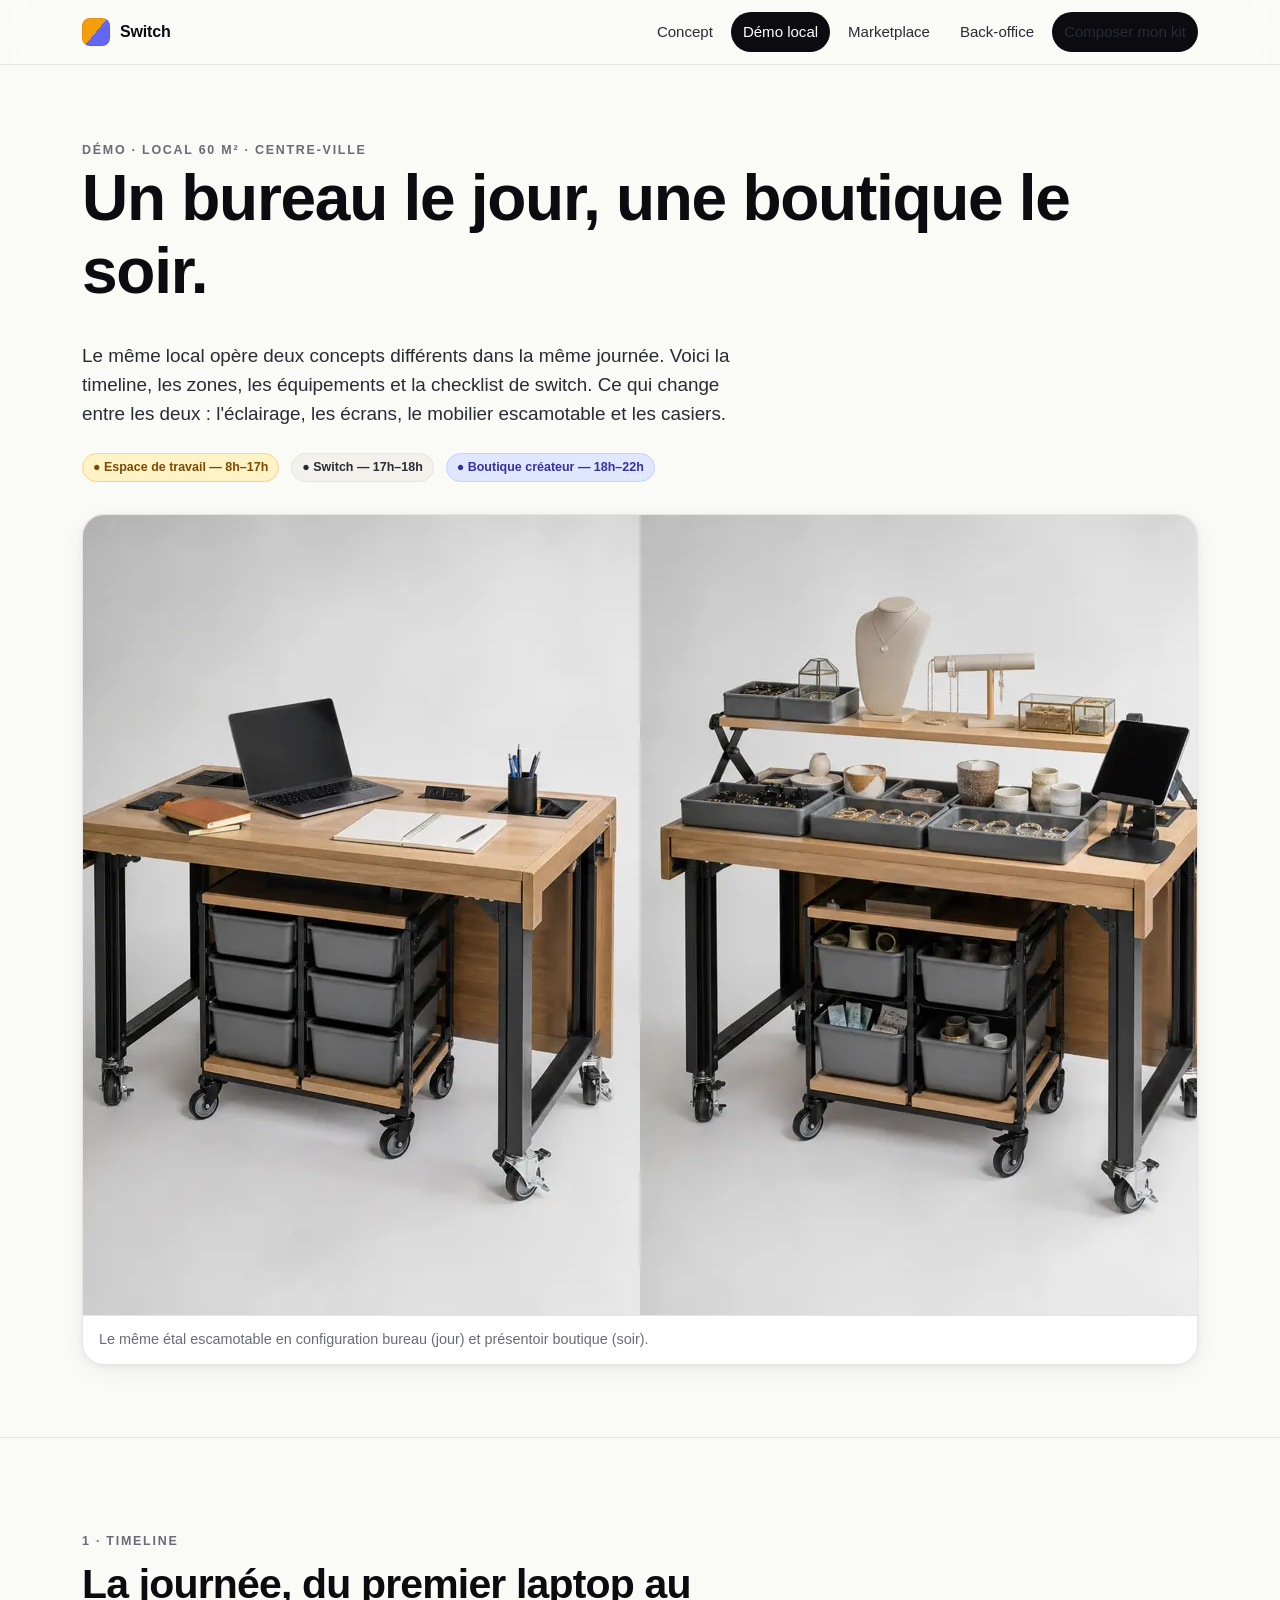
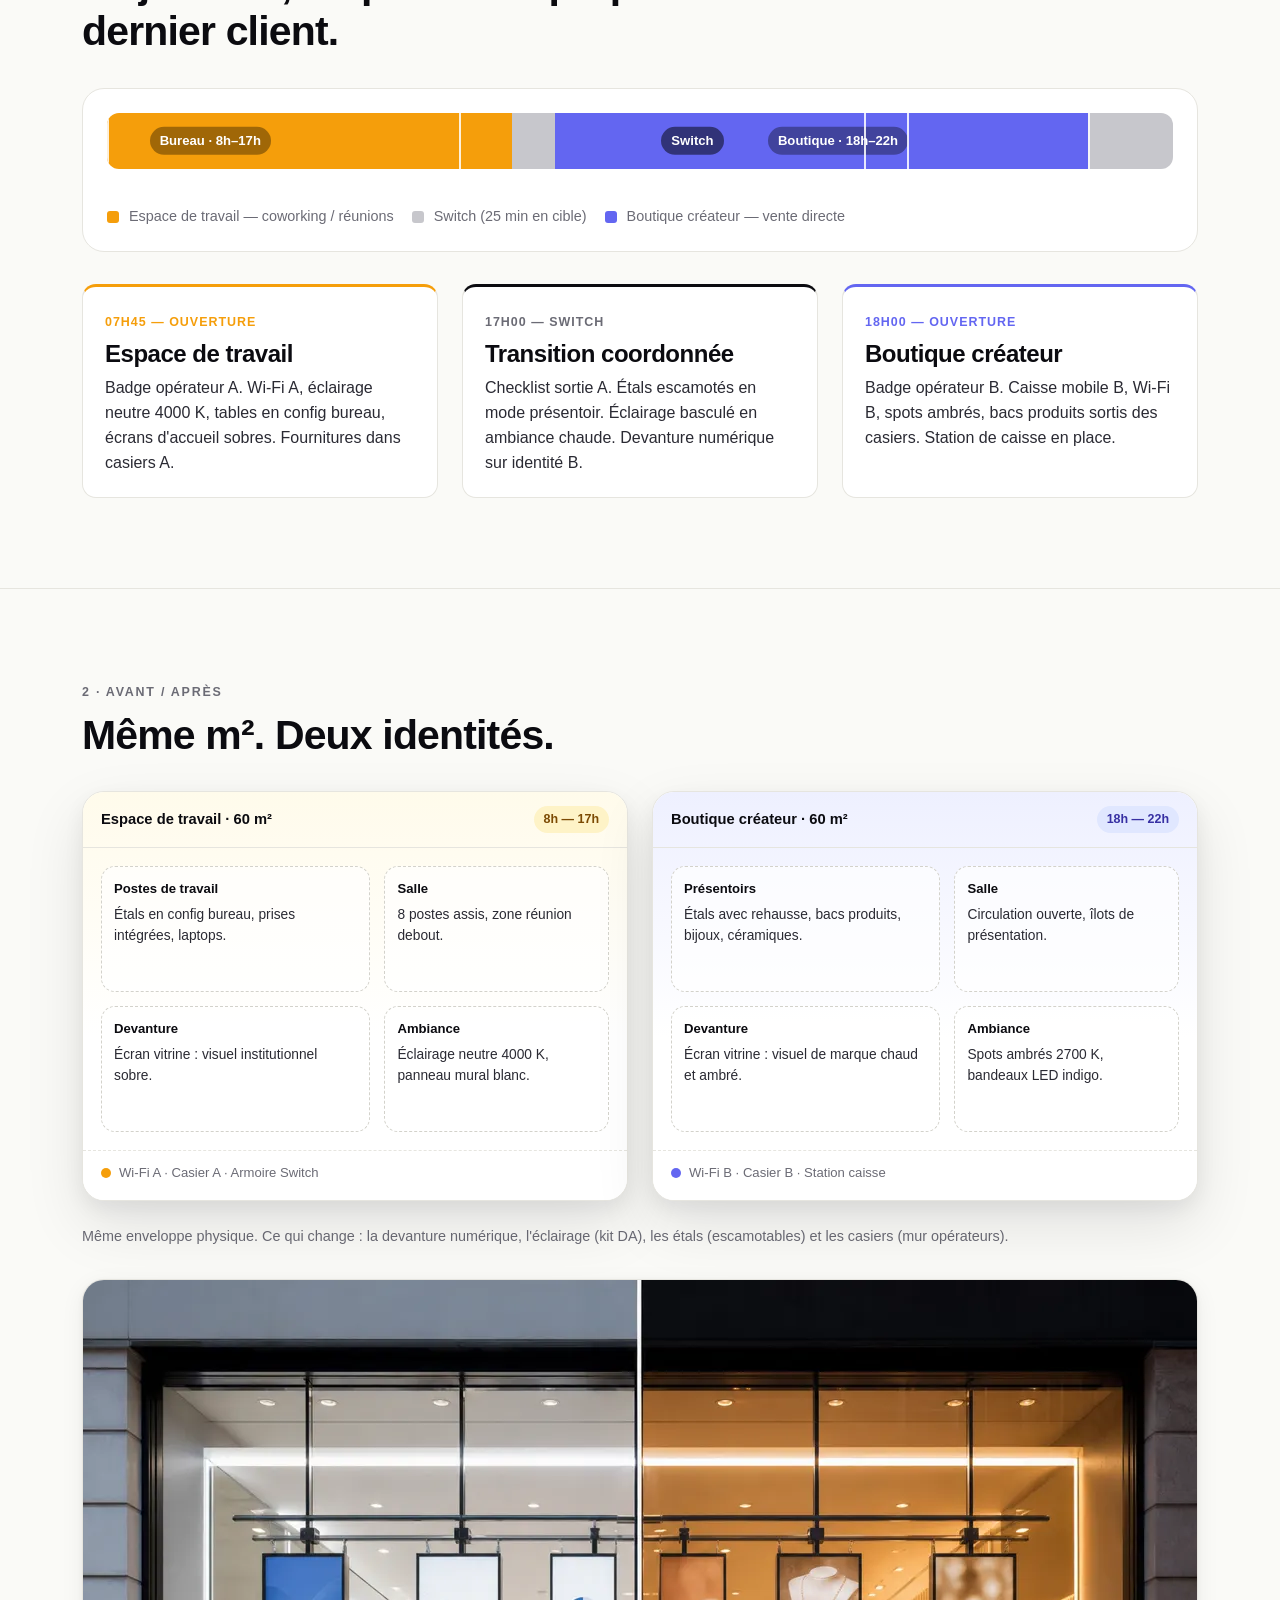
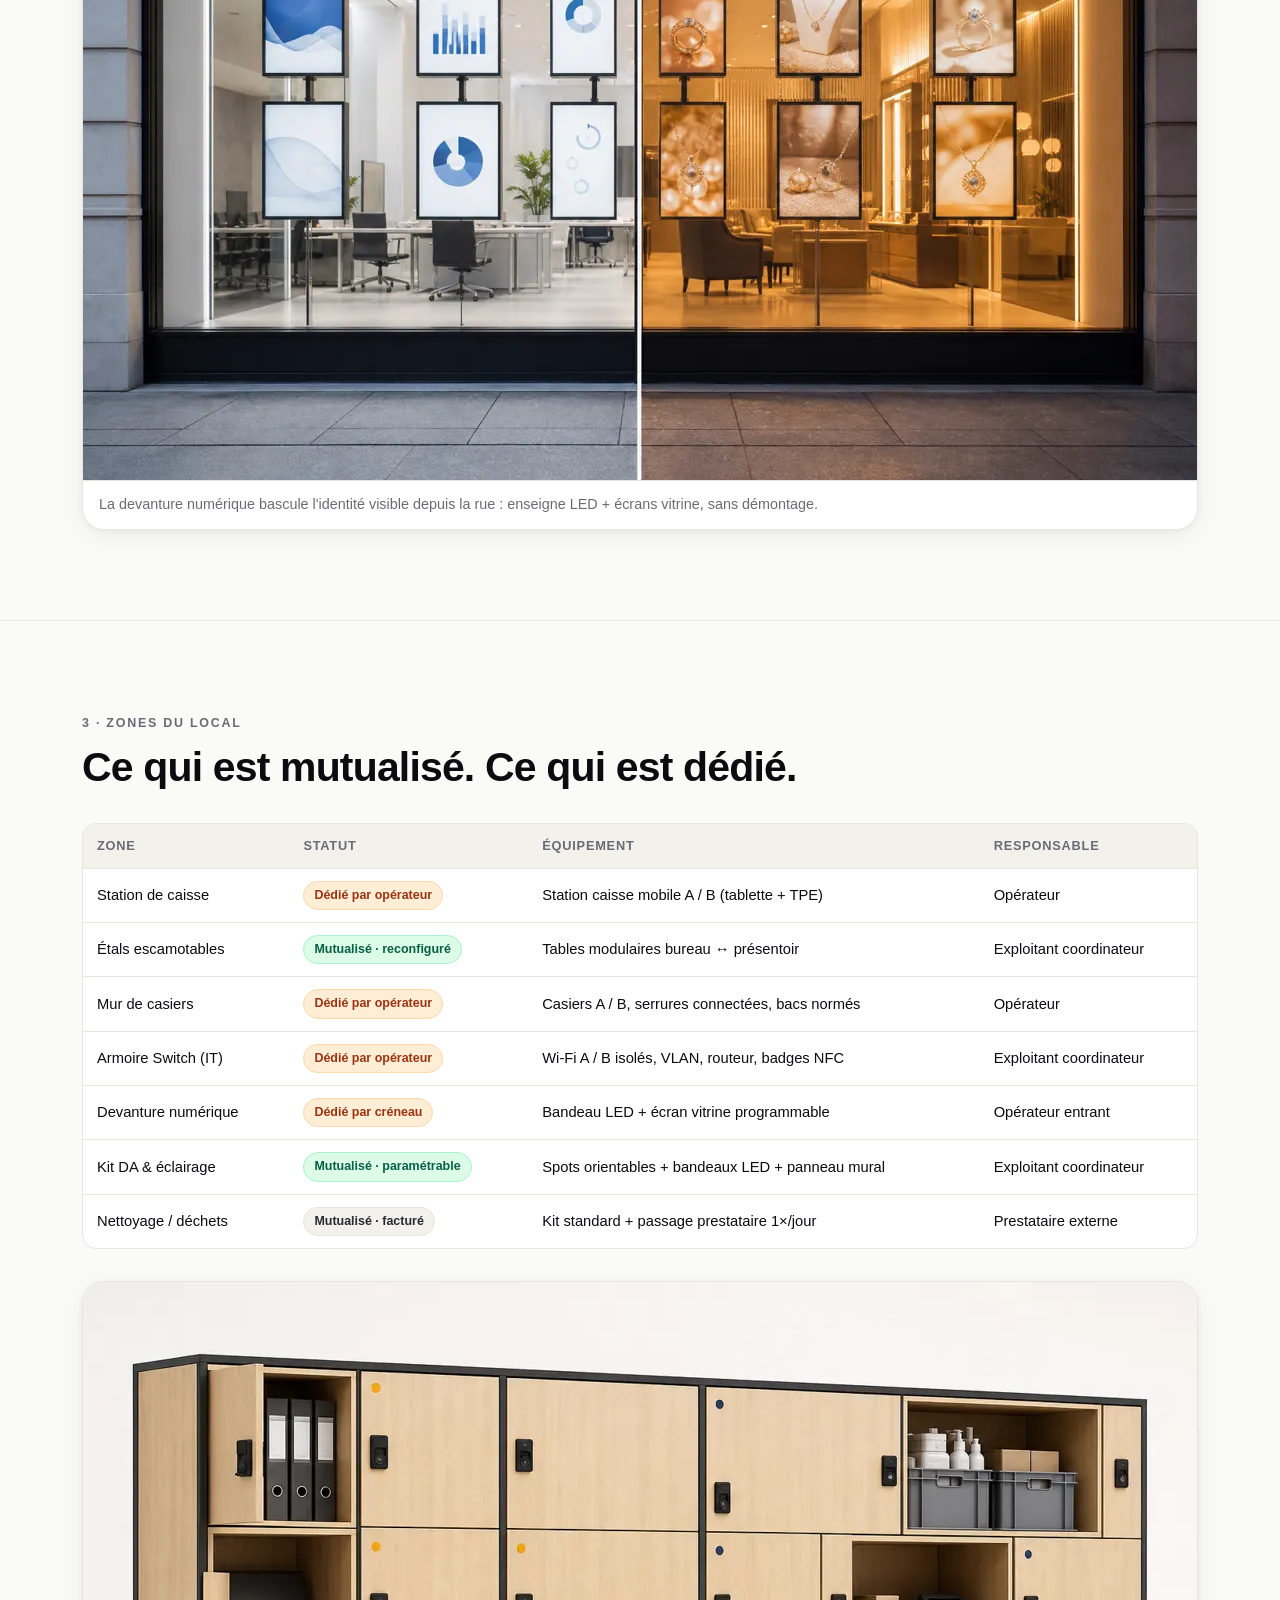
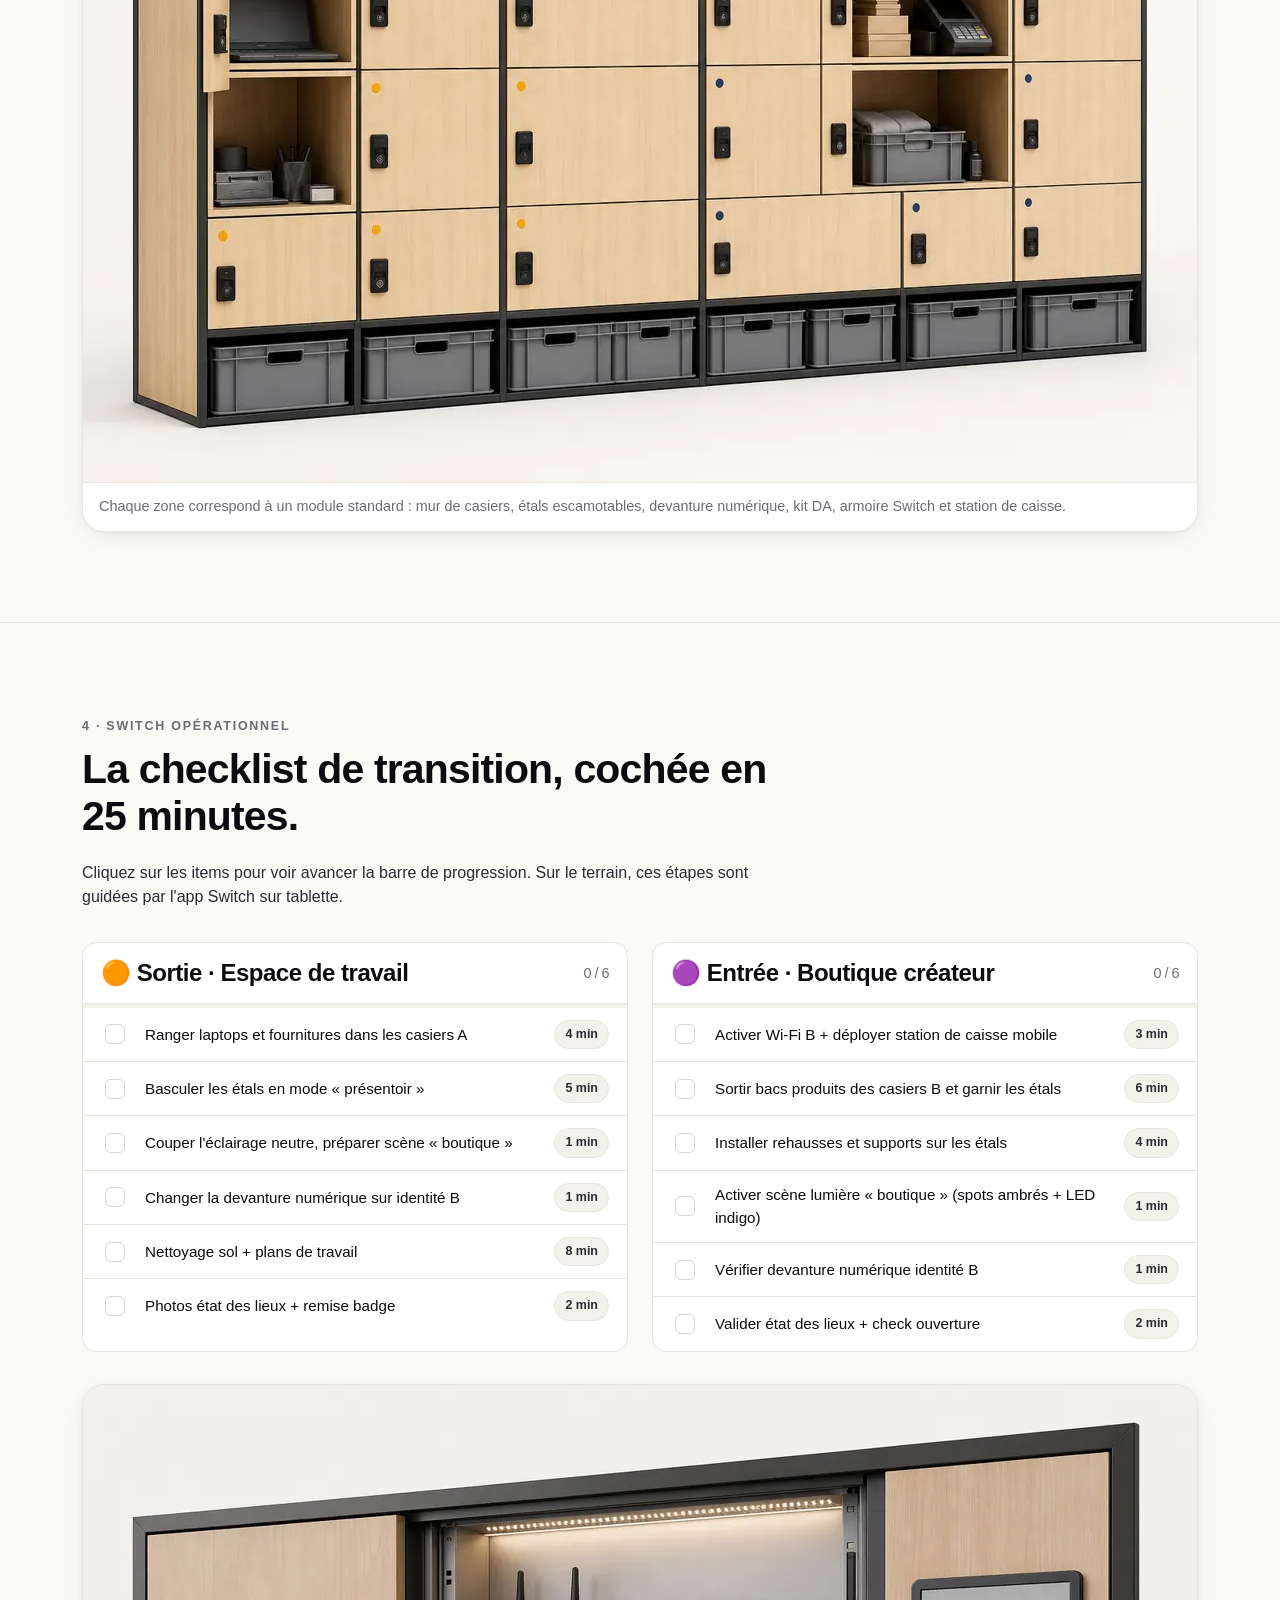
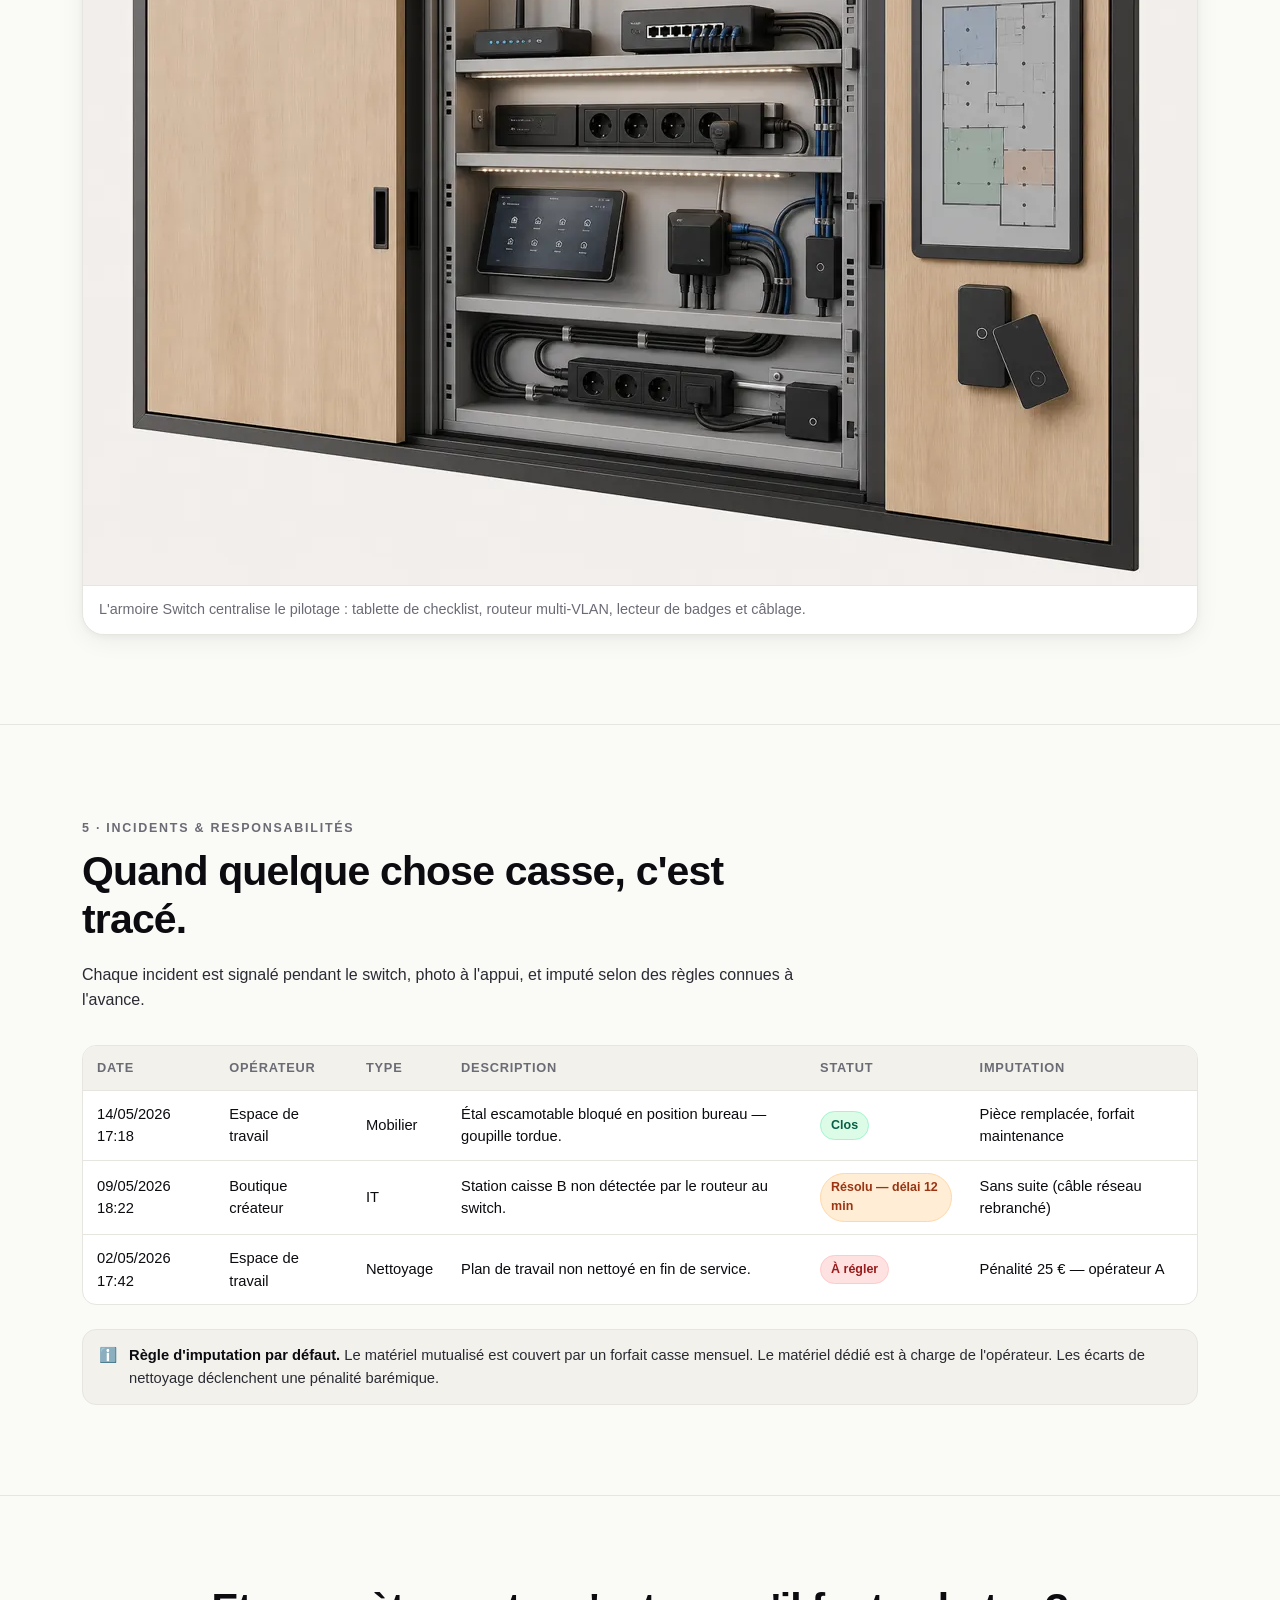
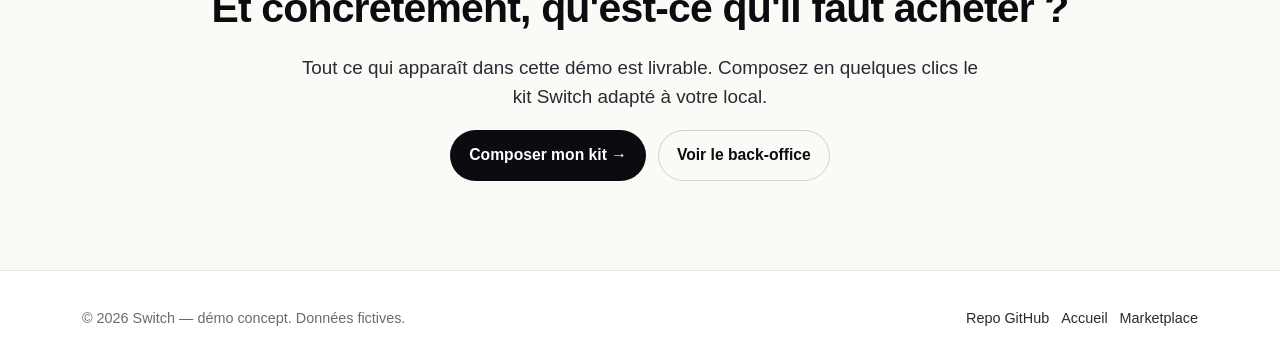
<file: docs/demo.html>
<!doctype html>
<html lang="fr">
<head>
  <meta charset="utf-8" />
  <meta name="viewport" content="width=device-width, initial-scale=1" />
  <title>Switch — Démo d'un local</title>
  <meta name="description" content="Démonstration concrète d'un local Switch : journée type, zones, checklist de switch, état des lieux et incidents." />
  <link rel="preconnect" href="https://rsms.me/" />
  <link rel="stylesheet" href="https://rsms.me/inter/inter.css" />
  <link rel="stylesheet" href="assets/css/style.css" />
  <link rel="icon" href="data:image/svg+xml,%3Csvg xmlns='http://www.w3.org/2000/svg' viewBox='0 0 32 32'%3E%3Cdefs%3E%3ClinearGradient id='g' x1='0' x2='1' y1='0' y2='1'%3E%3Cstop offset='0' stop-color='%23F59E0B'/%3E%3Cstop offset='1' stop-color='%236366F1'/%3E%3C/linearGradient%3E%3C/defs%3E%3Crect width='32' height='32' rx='7' fill='url(%23g)'/%3E%3C/svg%3E" />
</head>
<body>

<header class="nav">
  <div class="container nav-inner">
    <a class="brand" href="index.html">
      <span class="brand-mark" aria-hidden="true"></span>
      <span>Switch</span>
    </a>
    <nav class="nav-links" aria-label="Navigation principale">
      <a href="index.html">Concept</a>
      <a href="demo.html">Démo local</a>
      <a href="marketplace.html">Marketplace</a>
      <a href="backoffice.html">Back-office</a>
      <a class="nav-cta" href="marketplace.html#configurateur">Composer mon kit</a>
    </nav>
    <button class="nav-toggle" aria-label="Ouvrir le menu">☰</button>
  </div>
</header>

<section style="padding-block: clamp(40px, 6vw, 72px);">
  <div class="container">
    <span class="eyebrow">Démo · Local 60 m² · Centre-ville</span>
    <h1>Un bureau le jour, une boutique le soir.</h1>
    <p class="lead">
      Le même local opère deux concepts différents dans la même journée. Voici la timeline, les zones, les équipements et la checklist de switch. Ce qui change entre les deux : l'éclairage, les écrans, le mobilier escamotable et les casiers.
    </p>
    <div class="flex mt-3">
      <span class="badge badge--day">● Espace de travail — 8h–17h</span>
      <span class="badge">● Switch — 17h–18h</span>
      <span class="badge badge--night">● Boutique créateur — 18h–22h</span>
    </div>
    <figure class="media-card mt-4">
      <img src="assets/img/switch-prod-etal-escamotable.webp" alt="Même mobilier transformé : bureau de travail le jour, présentoir boutique le soir" width="1200" height="800" fetchpriority="high" />
      <figcaption>Le même étal escamotable en configuration bureau (jour) et présentoir boutique (soir).</figcaption>
    </figure>
  </div>
</section>

<!-- TIMELINE DETAILLEE -->
<section>
  <div class="container">
    <div class="section-head">
      <span class="eyebrow">1 · Timeline</span>
      <h2>La journée, du premier laptop au dernier client.</h2>
    </div>

    <div class="timeline">
      <div class="timeline-track" aria-hidden="true">
        <div class="timeline-segment" style="left:4%">Bureau · 8h–17h</div>
        <div class="timeline-segment" style="left:52%; background: rgba(0,0,0,.5);">Switch</div>
        <div class="timeline-segment" style="left:62%">Boutique · 18h–22h</div>
        <div class="timeline-marker" style="left:0%"><span class="timeline-label">00h</span></div>
        <div class="timeline-marker" style="left:33%"><span class="timeline-label">08h</span></div>
        <div class="timeline-marker" style="left:71%"><span class="timeline-label">17h</span></div>
        <div class="timeline-marker" style="left:75%"><span class="timeline-label">18h</span></div>
        <div class="timeline-marker" style="left:92%"><span class="timeline-label">22h</span></div>
      </div>
      <div class="timeline-legend">
        <span><span class="sw" style="background:var(--day)"></span> Espace de travail — coworking / réunions</span>
        <span><span class="sw" style="background:#C7C7CC"></span> Switch (25 min en cible)</span>
        <span><span class="sw" style="background:var(--night)"></span> Boutique créateur — vente directe</span>
      </div>
    </div>

    <div class="grid grid-3 mt-4">
      <div class="card card-day">
        <div class="card-flag" style="color:var(--day)">07h45 — Ouverture</div>
        <h3>Espace de travail</h3>
        <p>Badge opérateur A. Wi-Fi A, éclairage neutre 4000 K, tables en config bureau, écrans d'accueil sobres. Fournitures dans casiers A.</p>
      </div>
      <div class="card card-ink">
        <div class="card-flag">17h00 — Switch</div>
        <h3>Transition coordonnée</h3>
        <p>Checklist sortie A. Étals escamotés en mode présentoir. Éclairage basculé en ambiance chaude. Devanture numérique sur identité B.</p>
      </div>
      <div class="card card-night">
        <div class="card-flag" style="color:var(--night)">18h00 — Ouverture</div>
        <h3>Boutique créateur</h3>
        <p>Badge opérateur B. Caisse mobile B, Wi-Fi B, spots ambrés, bacs produits sortis des casiers. Station de caisse en place.</p>
      </div>
    </div>
  </div>
</section>

<!-- AVANT / APRES -->
<section>
  <div class="container">
    <div class="section-head">
      <span class="eyebrow">2 · Avant / après</span>
      <h2>Même m². Deux identités.</h2>
    </div>

    <div class="grid grid-2">
      <div class="local-card" data-mode="day" style="aspect-ratio: 4 / 3;">
        <div class="scene scene--day">
          <div class="scene-head">
            <span>Espace de travail · 60 m²</span>
            <span class="pill">8h — 17h</span>
          </div>
          <div class="scene-floor">
            <div class="zone"><strong>Postes de travail</strong>Étals en config bureau, prises intégrées, laptops.</div>
            <div class="zone"><strong>Salle</strong>8 postes assis, zone réunion debout.</div>
            <div class="zone"><strong>Devanture</strong>Écran vitrine : visuel institutionnel sobre.</div>
            <div class="zone"><strong>Ambiance</strong>Éclairage neutre 4000 K, panneau mural blanc.</div>
          </div>
          <div class="scene-bar"><span class="dot"></span> Wi-Fi A · Casier A · Armoire Switch</div>
        </div>
      </div>

      <div class="local-card" data-mode="night" style="aspect-ratio: 4 / 3;">
        <div class="scene scene--night">
          <div class="scene-head">
            <span>Boutique créateur · 60 m²</span>
            <span class="pill">18h — 22h</span>
          </div>
          <div class="scene-floor">
            <div class="zone"><strong>Présentoirs</strong>Étals avec rehausse, bacs produits, bijoux, céramiques.</div>
            <div class="zone"><strong>Salle</strong>Circulation ouverte, îlots de présentation.</div>
            <div class="zone"><strong>Devanture</strong>Écran vitrine : visuel de marque chaud et ambré.</div>
            <div class="zone"><strong>Ambiance</strong>Spots ambrés 2700 K, bandeaux LED indigo.</div>
          </div>
          <div class="scene-bar"><span class="dot"></span> Wi-Fi B · Casier B · Station caisse</div>
        </div>
      </div>
    </div>

    <p class="muted mt-3" style="font-size:.9rem">
      Même enveloppe physique. Ce qui change : la devanture numérique, l'éclairage (kit DA), les étals (escamotables) et les casiers (mur opérateurs).
    </p>

    <figure class="media-card mt-4">
      <img src="assets/img/switch-vitrine-split-jour-soir.webp" alt="Devanture numérique Switch : identité jour sobre à gauche, identité soir ambrée à droite" width="1200" height="800" loading="lazy" decoding="async" />
      <figcaption>La devanture numérique bascule l'identité visible depuis la rue : enseigne LED + écrans vitrine, sans démontage.</figcaption>
    </figure>
  </div>
</section>

<!-- ZONES -->
<section>
  <div class="container">
    <div class="section-head">
      <span class="eyebrow">3 · Zones du local</span>
      <h2>Ce qui est mutualisé. Ce qui est dédié.</h2>
    </div>

    <div class="table-wrap">
      <table class="bo">
        <thead>
          <tr>
            <th>Zone</th>
            <th>Statut</th>
            <th>Équipement</th>
            <th>Responsable</th>
          </tr>
        </thead>
        <tbody>
          <tr>
            <td>Station de caisse</td>
            <td><span class="badge badge--warn">Dédié par opérateur</span></td>
            <td>Station caisse mobile A / B (tablette + TPE)</td>
            <td>Opérateur</td>
          </tr>
          <tr>
            <td>Étals escamotables</td>
            <td><span class="badge badge--ok">Mutualisé · reconfiguré</span></td>
            <td>Tables modulaires bureau ↔ présentoir</td>
            <td>Exploitant coordinateur</td>
          </tr>
          <tr>
            <td>Mur de casiers</td>
            <td><span class="badge badge--warn">Dédié par opérateur</span></td>
            <td>Casiers A / B, serrures connectées, bacs normés</td>
            <td>Opérateur</td>
          </tr>
          <tr>
            <td>Armoire Switch (IT)</td>
            <td><span class="badge badge--warn">Dédié par opérateur</span></td>
            <td>Wi-Fi A / B isolés, VLAN, routeur, badges NFC</td>
            <td>Exploitant coordinateur</td>
          </tr>
          <tr>
            <td>Devanture numérique</td>
            <td><span class="badge badge--warn">Dédié par créneau</span></td>
            <td>Bandeau LED + écran vitrine programmable</td>
            <td>Opérateur entrant</td>
          </tr>
          <tr>
            <td>Kit DA &amp; éclairage</td>
            <td><span class="badge badge--ok">Mutualisé · paramétrable</span></td>
            <td>Spots orientables + bandeaux LED + panneau mural</td>
            <td>Exploitant coordinateur</td>
          </tr>
          <tr>
            <td>Nettoyage / déchets</td>
            <td><span class="badge">Mutualisé · facturé</span></td>
            <td>Kit standard + passage prestataire 1×/jour</td>
            <td>Prestataire externe</td>
          </tr>
        </tbody>
      </table>
    </div>

    <figure class="media-card mt-4">
      <img src="assets/img/switch-prod-mur-casiers.webp" alt="Mur de casiers Switch avec serrures connectées et bacs normés" width="1200" height="800" loading="lazy" decoding="async" />
      <figcaption>Chaque zone correspond à un module standard : mur de casiers, étals escamotables, devanture numérique, kit DA, armoire Switch et station de caisse.</figcaption>
    </figure>
  </div>
</section>

<!-- CHECKLIST DE SWITCH -->
<section>
  <div class="container">
    <div class="section-head">
      <span class="eyebrow">4 · Switch opérationnel</span>
      <h2>La checklist de transition, cochée en 25 minutes.</h2>
      <p>Cliquez sur les items pour voir avancer la barre de progression. Sur le terrain, ces étapes sont guidées par l'app Switch sur tablette.</p>
    </div>

    <div class="grid grid-2">
      <div class="checklist">
        <h3>🟠 Sortie · Espace de travail <span class="muted" style="margin-left:auto; font-weight:500; font-size:.9rem;" data-check-counter>0 / 6</span></h3>
        <div class="check-progress"><span></span></div>
        <div class="check-item">
          <input type="checkbox" id="o1" />
          <label for="o1">Ranger laptops et fournitures dans les casiers A</label>
          <span class="badge">4 min</span>
        </div>
        <div class="check-item">
          <input type="checkbox" id="o2" />
          <label for="o2">Basculer les étals en mode « présentoir »</label>
          <span class="badge">5 min</span>
        </div>
        <div class="check-item">
          <input type="checkbox" id="o3" />
          <label for="o3">Couper l'éclairage neutre, préparer scène « boutique »</label>
          <span class="badge">1 min</span>
        </div>
        <div class="check-item">
          <input type="checkbox" id="o4" />
          <label for="o4">Changer la devanture numérique sur identité B</label>
          <span class="badge">1 min</span>
        </div>
        <div class="check-item">
          <input type="checkbox" id="o5" />
          <label for="o5">Nettoyage sol + plans de travail</label>
          <span class="badge">8 min</span>
        </div>
        <div class="check-item">
          <input type="checkbox" id="o6" />
          <label for="o6">Photos état des lieux + remise badge</label>
          <span class="badge">2 min</span>
        </div>
      </div>

      <div class="checklist">
        <h3>🟣 Entrée · Boutique créateur <span class="muted" style="margin-left:auto; font-weight:500; font-size:.9rem;" data-check-counter>0 / 6</span></h3>
        <div class="check-progress"><span></span></div>
        <div class="check-item">
          <input type="checkbox" id="i1" />
          <label for="i1">Activer Wi-Fi B + déployer station de caisse mobile</label>
          <span class="badge">3 min</span>
        </div>
        <div class="check-item">
          <input type="checkbox" id="i2" />
          <label for="i2">Sortir bacs produits des casiers B et garnir les étals</label>
          <span class="badge">6 min</span>
        </div>
        <div class="check-item">
          <input type="checkbox" id="i3" />
          <label for="i3">Installer rehausses et supports sur les étals</label>
          <span class="badge">4 min</span>
        </div>
        <div class="check-item">
          <input type="checkbox" id="i4" />
          <label for="i4">Activer scène lumière « boutique » (spots ambrés + LED indigo)</label>
          <span class="badge">1 min</span>
        </div>
        <div class="check-item">
          <input type="checkbox" id="i5" />
          <label for="i5">Vérifier devanture numérique identité B</label>
          <span class="badge">1 min</span>
        </div>
        <div class="check-item">
          <input type="checkbox" id="i6" />
          <label for="i6">Valider état des lieux + check ouverture</label>
          <span class="badge">2 min</span>
        </div>
      </div>
    </div>

    <figure class="media-card mt-4">
      <img src="assets/img/switch-prod-armoire-switch.webp" alt="Armoire Switch murale : routeur, tablette de pilotage, lecteur NFC et câblage centralisé" width="1200" height="800" loading="lazy" decoding="async" />
      <figcaption>L'armoire Switch centralise le pilotage : tablette de checklist, routeur multi-VLAN, lecteur de badges et câblage.</figcaption>
    </figure>
  </div>
</section>

<!-- INCIDENTS -->
<section>
  <div class="container">
    <div class="section-head">
      <span class="eyebrow">5 · Incidents &amp; responsabilités</span>
      <h2>Quand quelque chose casse, c'est tracé.</h2>
      <p>Chaque incident est signalé pendant le switch, photo à l'appui, et imputé selon des règles connues à l'avance.</p>
    </div>

    <div class="table-wrap">
      <table class="bo">
        <thead>
          <tr>
            <th>Date</th>
            <th>Opérateur</th>
            <th>Type</th>
            <th>Description</th>
            <th>Statut</th>
            <th>Imputation</th>
          </tr>
        </thead>
        <tbody>
          <tr>
            <td>14/05/2026 17:18</td>
            <td>Espace de travail</td>
            <td>Mobilier</td>
            <td>Étal escamotable bloqué en position bureau — goupille tordue.</td>
            <td><span class="badge badge--ok">Clos</span></td>
            <td>Pièce remplacée, forfait maintenance</td>
          </tr>
          <tr>
            <td>09/05/2026 18:22</td>
            <td>Boutique créateur</td>
            <td>IT</td>
            <td>Station caisse B non détectée par le routeur au switch.</td>
            <td><span class="badge badge--warn">Résolu — délai 12 min</span></td>
            <td>Sans suite (câble réseau rebranché)</td>
          </tr>
          <tr>
            <td>02/05/2026 17:42</td>
            <td>Espace de travail</td>
            <td>Nettoyage</td>
            <td>Plan de travail non nettoyé en fin de service.</td>
            <td><span class="badge badge--err">À régler</span></td>
            <td>Pénalité 25 € — opérateur A</td>
          </tr>
        </tbody>
      </table>
    </div>

    <div class="notice mt-3">
      <span aria-hidden="true">ℹ️</span>
      <div><strong>Règle d'imputation par défaut.</strong> Le matériel mutualisé est couvert par un forfait casse mensuel. Le matériel dédié est à charge de l'opérateur. Les écarts de nettoyage déclenchent une pénalité barémique.</div>
    </div>
  </div>
</section>

<section>
  <div class="container center">
    <h2>Et concrètement, qu'est-ce qu'il faut acheter ?</h2>
    <p class="lead" style="margin-inline:auto">Tout ce qui apparaît dans cette démo est livrable. Composez en quelques clics le kit Switch adapté à votre local.</p>
    <div class="flex" style="justify-content:center; margin-top: 18px;">
      <a class="btn btn-primary" href="marketplace.html#configurateur">Composer mon kit →</a>
      <a class="btn btn-ghost" href="backoffice.html">Voir le back-office</a>
    </div>
  </div>
</section>

<footer class="site">
  <div class="container">
    <div>© <span data-year>2026</span> Switch — démo concept. Données fictives.</div>
    <div class="flex">
      <a href="https://github.com/chtabay/Switch" target="_blank" rel="noopener">Repo GitHub</a>
      <a href="index.html">Accueil</a>
      <a href="marketplace.html">Marketplace</a>
    </div>
  </div>
</footer>

<script src="assets/js/main.js" defer></script>
</body>
</html>
</file>
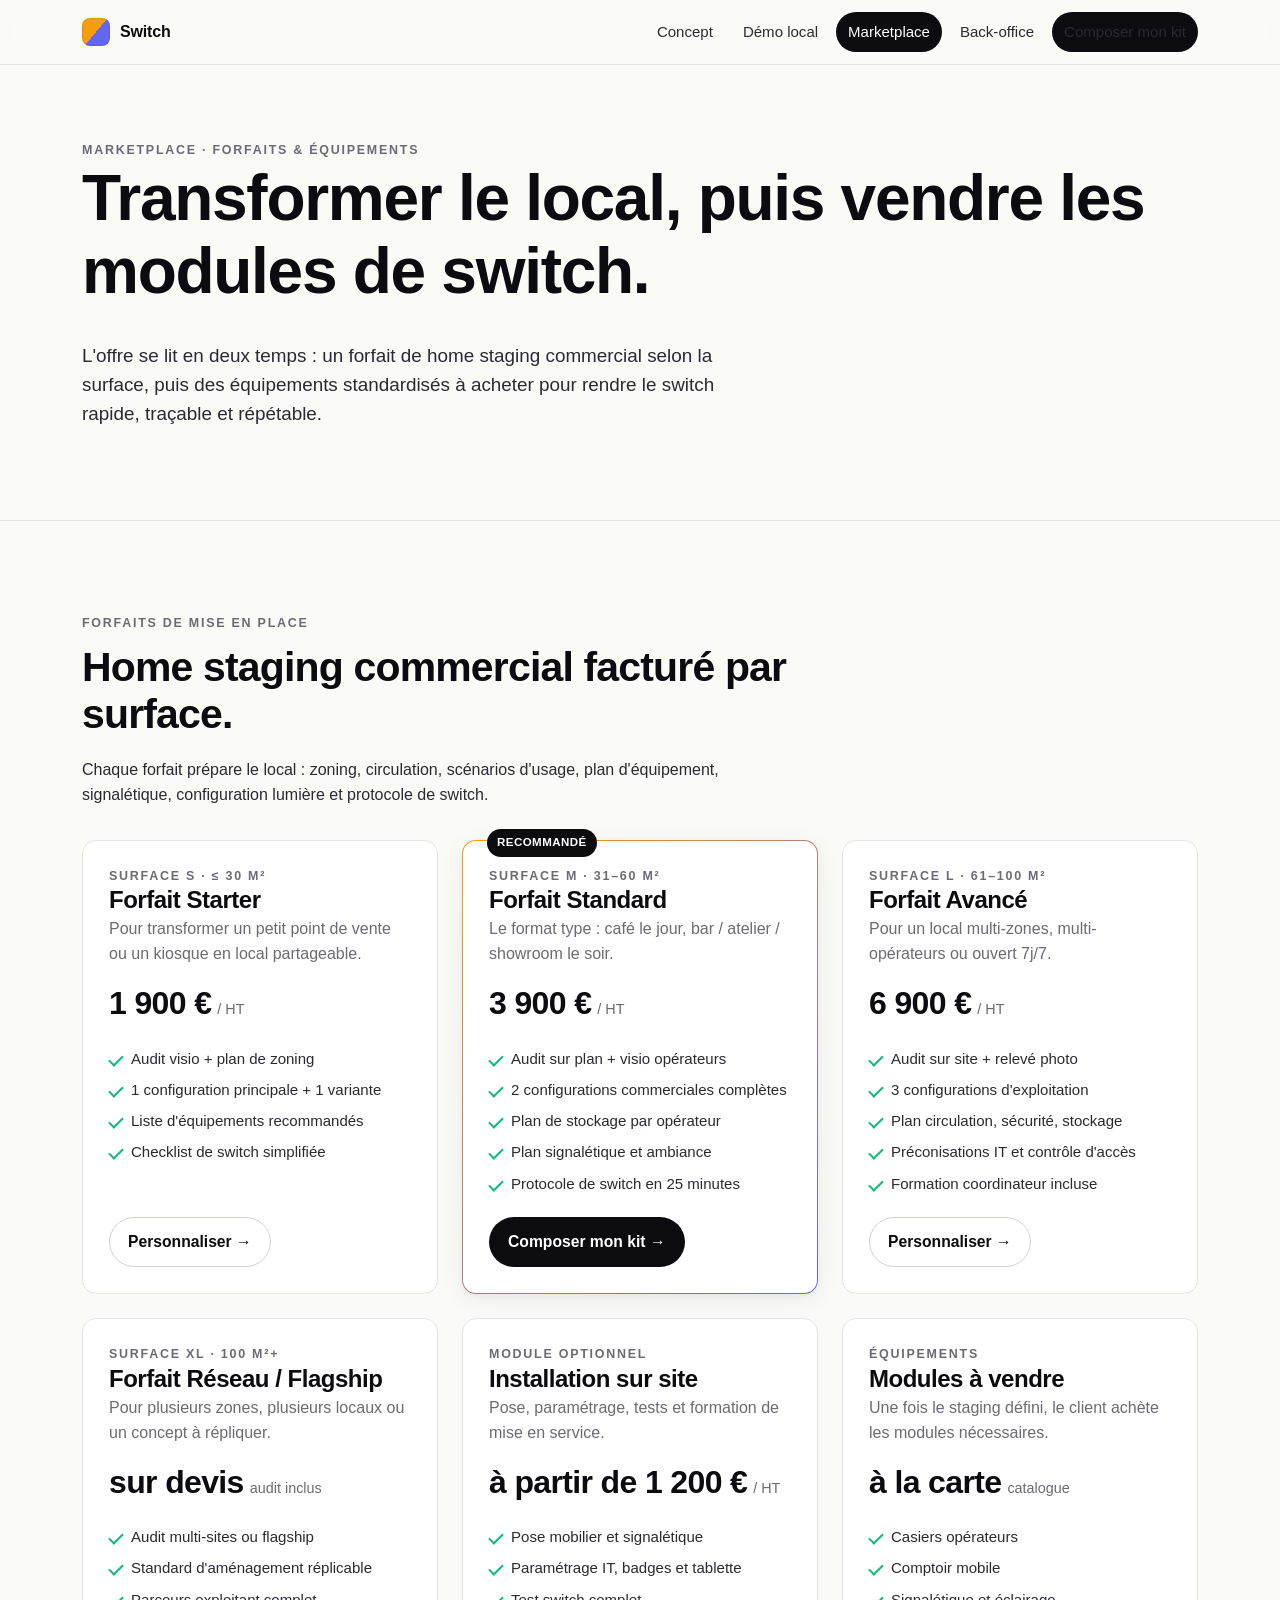
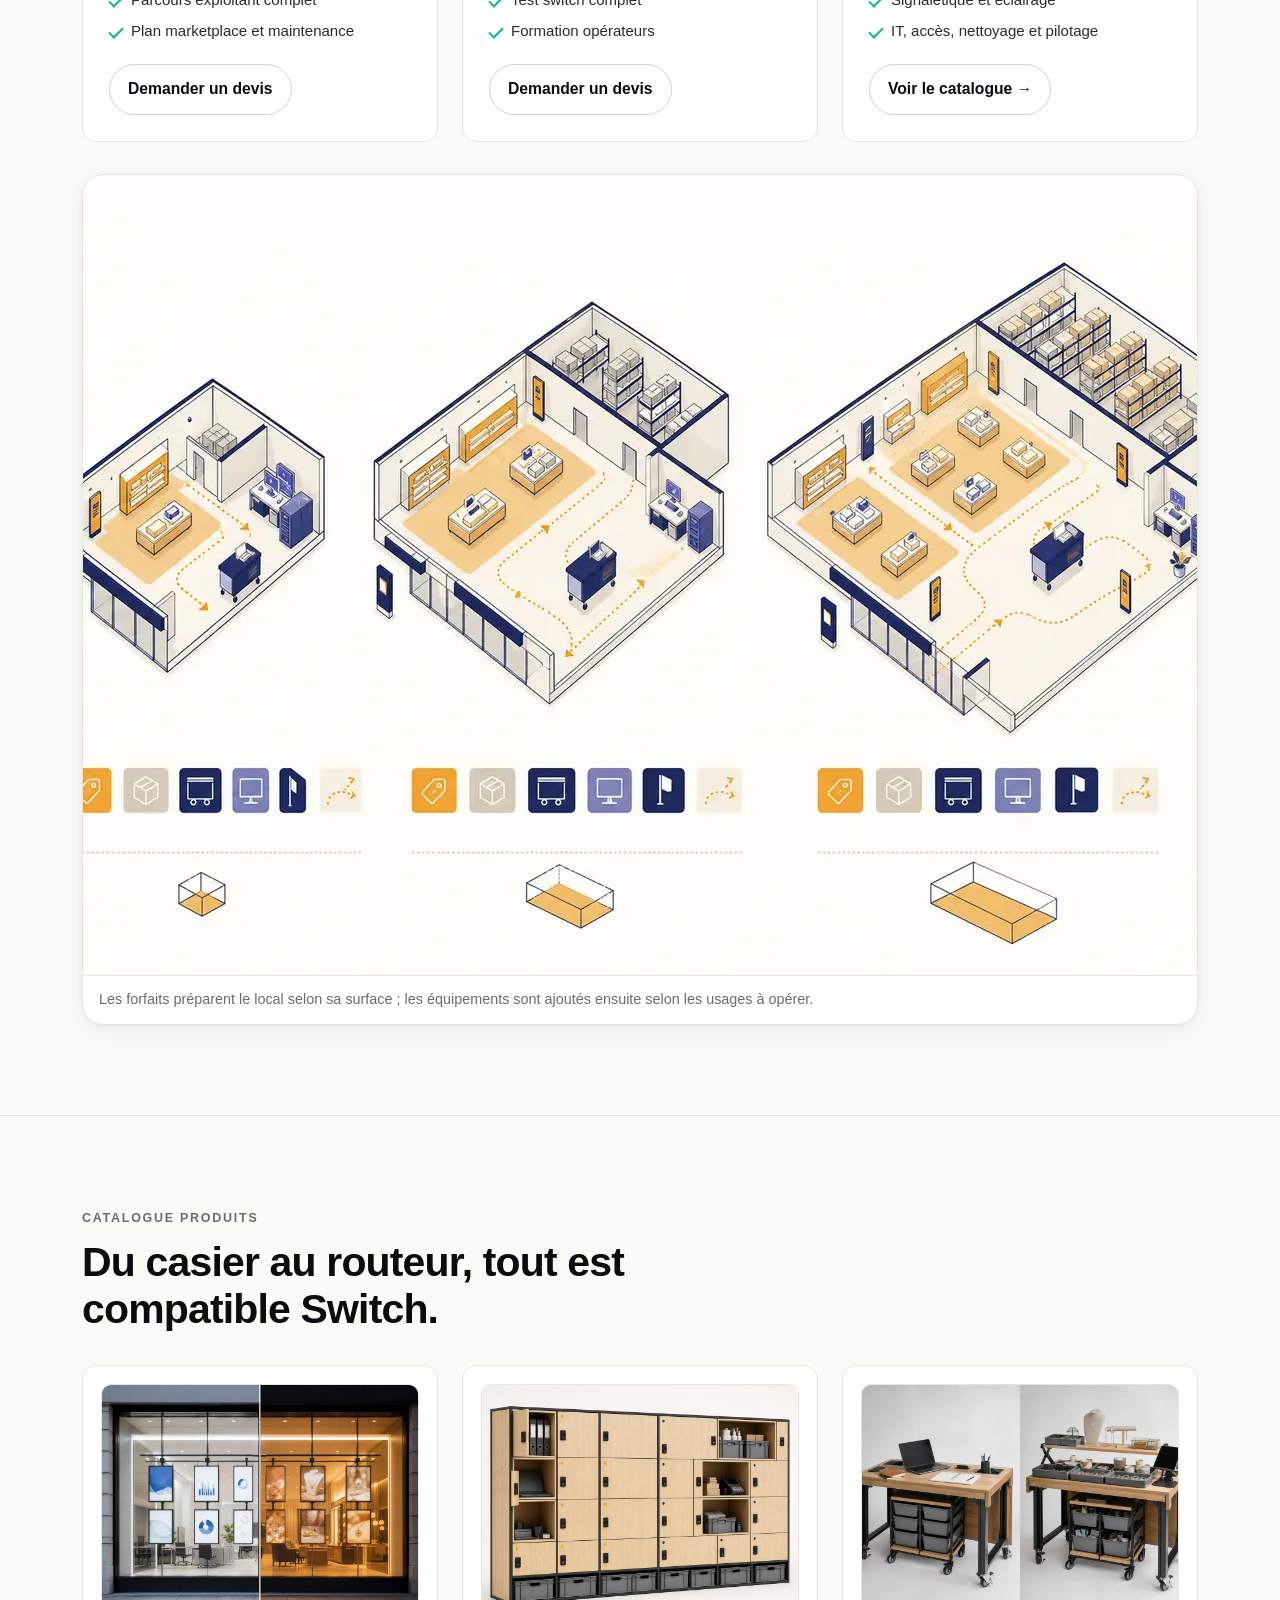
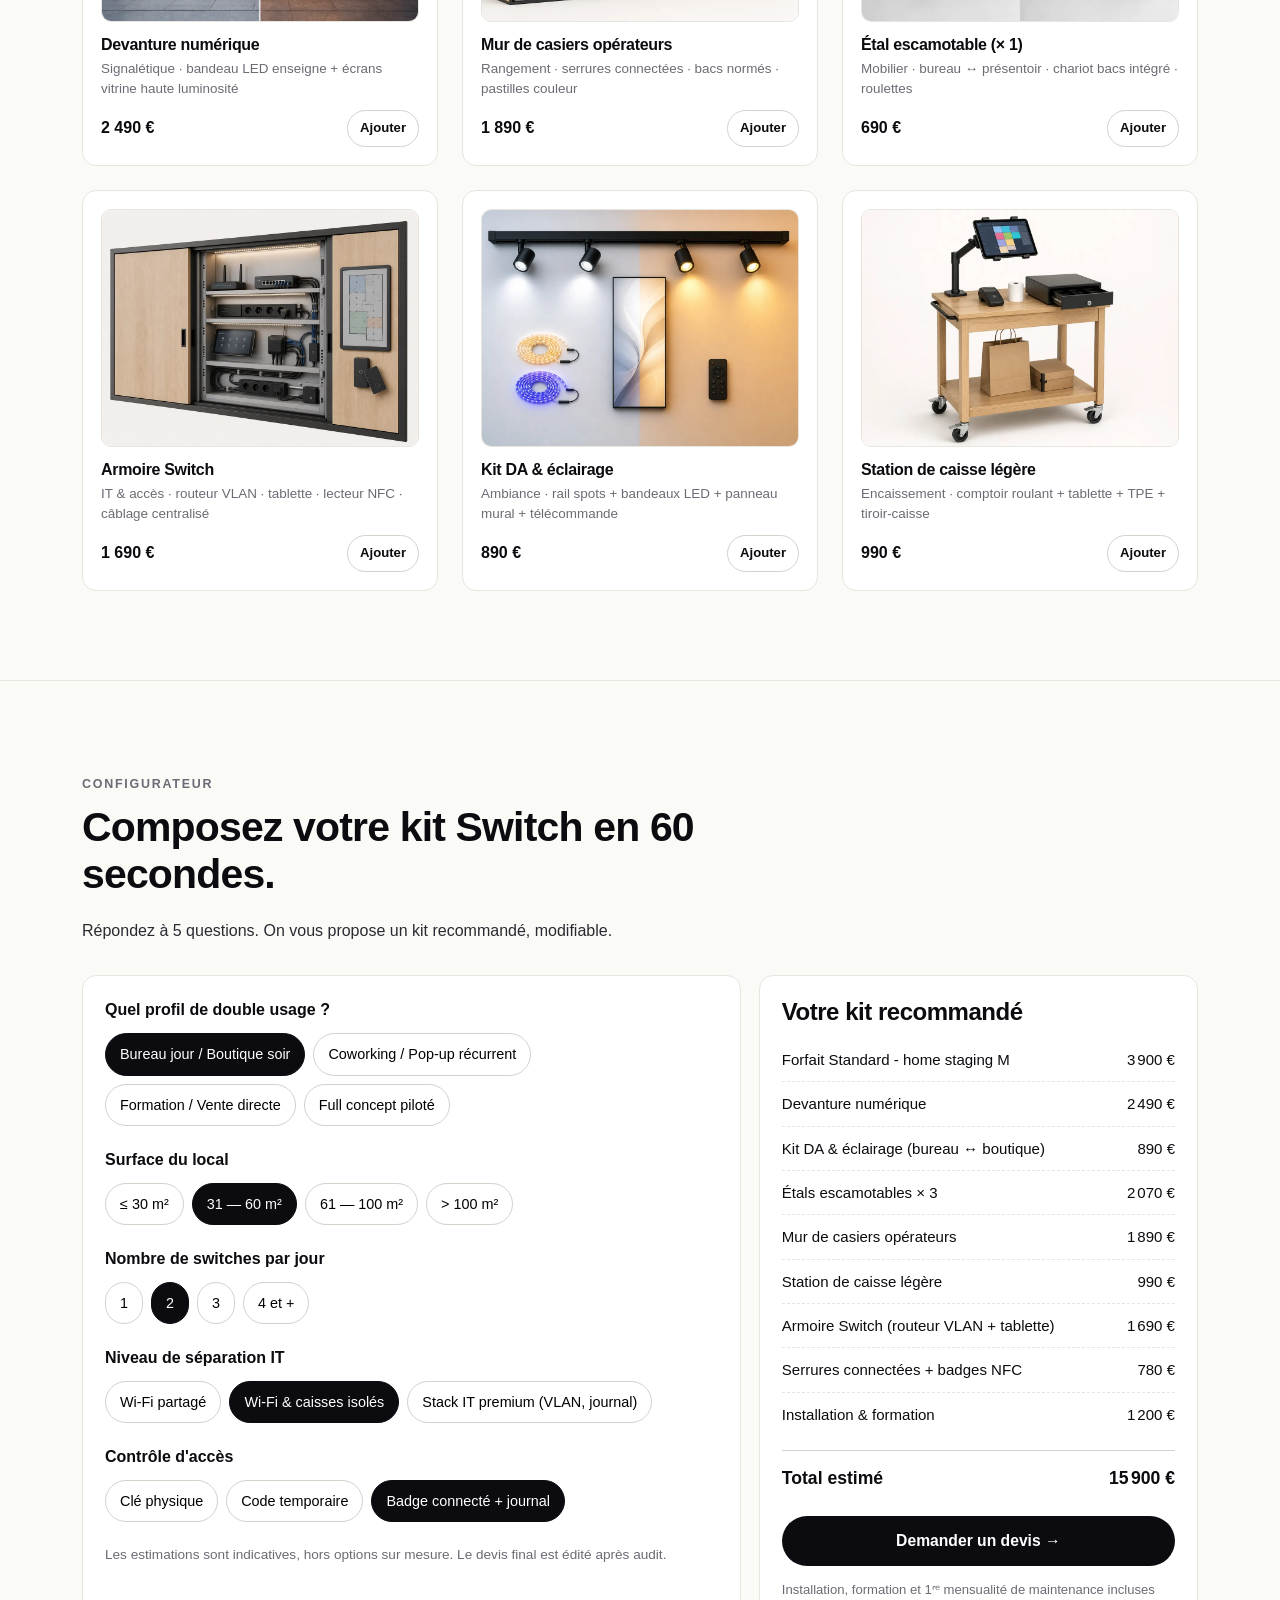
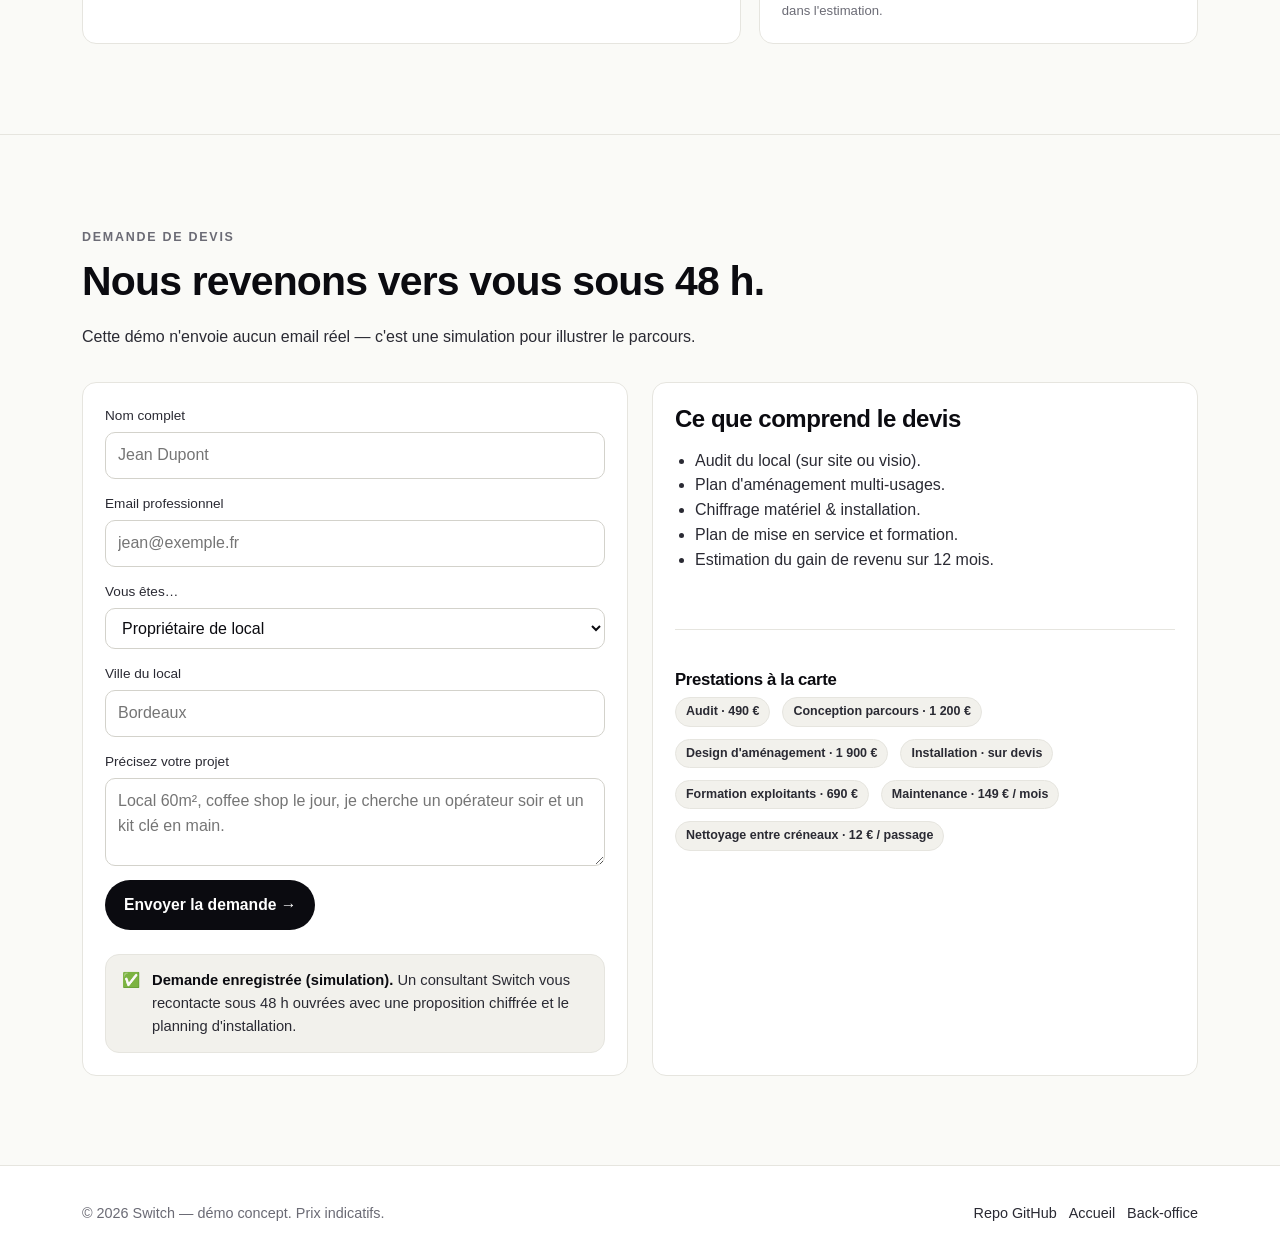
<file: docs/marketplace.html>
<!doctype html>
<html lang="fr">
<head>
  <meta charset="utf-8" />
  <meta name="viewport" content="width=device-width, initial-scale=1" />
  <title>Switch — Marketplace</title>
  <meta name="description" content="Packs, produits et prestations pour équiper un local Switch. Configurateur et demande de devis." />
  <link rel="preconnect" href="https://rsms.me/" />
  <link rel="stylesheet" href="https://rsms.me/inter/inter.css" />
  <link rel="stylesheet" href="assets/css/style.css" />
  <link rel="icon" href="data:image/svg+xml,%3Csvg xmlns='http://www.w3.org/2000/svg' viewBox='0 0 32 32'%3E%3Cdefs%3E%3ClinearGradient id='g' x1='0' x2='1' y1='0' y2='1'%3E%3Cstop offset='0' stop-color='%23F59E0B'/%3E%3Cstop offset='1' stop-color='%236366F1'/%3E%3C/linearGradient%3E%3C/defs%3E%3Crect width='32' height='32' rx='7' fill='url(%23g)'/%3E%3C/svg%3E" />
</head>
<body>

<header class="nav">
  <div class="container nav-inner">
    <a class="brand" href="index.html">
      <span class="brand-mark" aria-hidden="true"></span>
      <span>Switch</span>
    </a>
    <nav class="nav-links" aria-label="Navigation principale">
      <a href="index.html">Concept</a>
      <a href="demo.html">Démo local</a>
      <a href="marketplace.html">Marketplace</a>
      <a href="backoffice.html">Back-office</a>
      <a class="nav-cta" href="#configurateur">Composer mon kit</a>
    </nav>
    <button class="nav-toggle" aria-label="Ouvrir le menu">☰</button>
  </div>
</header>

<section style="padding-block: clamp(40px, 6vw, 72px);">
  <div class="container">
    <span class="eyebrow">Marketplace · forfaits &amp; équipements</span>
    <h1>Transformer le local, puis vendre les modules de switch.</h1>
    <p class="lead">
      L'offre se lit en deux temps : un forfait de home staging commercial selon la surface, puis des équipements standardisés à acheter pour rendre le switch rapide, traçable et répétable.
    </p>
  </div>
</section>

<!-- FORFAITS SURFACE -->
<section>
  <div class="container">
    <div class="section-head">
      <span class="eyebrow">Forfaits de mise en place</span>
      <h2>Home staging commercial facturé par surface.</h2>
      <p>Chaque forfait prépare le local : zoning, circulation, scénarios d'usage, plan d'équipement, signalétique, configuration lumière et protocole de switch.</p>
    </div>

    <div class="grid grid-3">
      <article class="pack">
        <span class="eyebrow">Surface S · ≤ 30 m²</span>
        <h3>Forfait Starter</h3>
        <p class="muted mb-0">Pour transformer un petit point de vente ou un kiosque en local partageable.</p>
        <div class="price"><span class="num">1 900 €</span><span class="unit">/ HT</span></div>
        <ul>
          <li>Audit visio + plan de zoning</li>
          <li>1 configuration principale + 1 variante</li>
          <li>Liste d'équipements recommandés</li>
          <li>Checklist de switch simplifiée</li>
        </ul>
        <a class="btn btn-ghost" href="#configurateur">Personnaliser →</a>
      </article>

      <article class="pack pack--featured">
        <span class="eyebrow">Surface M · 31–60 m²</span>
        <h3>Forfait Standard</h3>
        <p class="muted mb-0">Le format type : café le jour, bar / atelier / showroom le soir.</p>
        <div class="price"><span class="num">3 900 €</span><span class="unit">/ HT</span></div>
        <ul>
          <li>Audit sur plan + visio opérateurs</li>
          <li>2 configurations commerciales complètes</li>
          <li>Plan de stockage par opérateur</li>
          <li>Plan signalétique et ambiance</li>
          <li>Protocole de switch en 25 minutes</li>
        </ul>
        <a class="btn btn-primary" href="#configurateur">Composer mon kit →</a>
      </article>

      <article class="pack">
        <span class="eyebrow">Surface L · 61–100 m²</span>
        <h3>Forfait Avancé</h3>
        <p class="muted mb-0">Pour un local multi-zones, multi-opérateurs ou ouvert 7j/7.</p>
        <div class="price"><span class="num">6 900 €</span><span class="unit">/ HT</span></div>
        <ul>
          <li>Audit sur site + relevé photo</li>
          <li>3 configurations d'exploitation</li>
          <li>Plan circulation, sécurité, stockage</li>
          <li>Préconisations IT et contrôle d'accès</li>
          <li>Formation coordinateur incluse</li>
        </ul>
        <a class="btn btn-ghost" href="#configurateur">Personnaliser →</a>
      </article>

      <article class="pack">
        <span class="eyebrow">Surface XL · 100 m²+</span>
        <h3>Forfait Réseau / Flagship</h3>
        <p class="muted mb-0">Pour plusieurs zones, plusieurs locaux ou un concept à répliquer.</p>
        <div class="price"><span class="num">sur devis</span><span class="unit">audit inclus</span></div>
        <ul>
          <li>Audit multi-sites ou flagship</li>
          <li>Standard d'aménagement réplicable</li>
          <li>Parcours exploitant complet</li>
          <li>Plan marketplace et maintenance</li>
        </ul>
        <a class="btn btn-ghost" href="#devis">Demander un devis</a>
      </article>

      <article class="pack">
        <span class="eyebrow">Module optionnel</span>
        <h3>Installation sur site</h3>
        <p class="muted mb-0">Pose, paramétrage, tests et formation de mise en service.</p>
        <div class="price"><span class="num">à partir de 1 200 €</span><span class="unit">/ HT</span></div>
        <ul>
          <li>Pose mobilier et signalétique</li>
          <li>Paramétrage IT, badges et tablette</li>
          <li>Test switch complet</li>
          <li>Formation opérateurs</li>
        </ul>
        <a class="btn btn-ghost" href="#devis">Demander un devis</a>
      </article>

      <article class="pack">
        <span class="eyebrow">Équipements</span>
        <h3>Modules à vendre</h3>
        <p class="muted mb-0">Une fois le staging défini, le client achète les modules nécessaires.</p>
        <div class="price"><span class="num">à la carte</span><span class="unit">catalogue</span></div>
        <ul>
          <li>Casiers opérateurs</li>
          <li>Comptoir mobile</li>
          <li>Signalétique et éclairage</li>
          <li>IT, accès, nettoyage et pilotage</li>
        </ul>
        <a class="btn btn-ghost" href="#catalogue">Voir le catalogue →</a>
      </article>
    </div>

    <figure class="media-card mt-4">
      <img src="assets/img/switch-home-staging-surfaces.webp" alt="Forfaits Switch par surface de local" width="1200" height="800" loading="lazy" decoding="async" />
      <figcaption>Les forfaits préparent le local selon sa surface ; les équipements sont ajoutés ensuite selon les usages à opérer.</figcaption>
    </figure>
  </div>
</section>

<!-- CATALOGUE -->
<section id="catalogue">
  <div class="container">
    <div class="section-head">
      <span class="eyebrow">Catalogue produits</span>
      <h2>Du casier au routeur, tout est compatible Switch.</h2>
    </div>

    <div class="grid grid-3">
      <div class="product">
        <div class="thumb"><img src="assets/img/switch-vitrine-split-jour-soir.webp" alt="Devanture numérique Switch" width="1200" height="800" loading="lazy" decoding="async" /></div>
        <h4>Devanture numérique</h4>
        <div class="meta">Signalétique · bandeau LED enseigne + écrans vitrine haute luminosité</div>
        <div class="row"><span class="price">2 490 €</span><a class="btn btn-ghost" href="#devis">Ajouter</a></div>
      </div>
      <div class="product">
        <div class="thumb"><img src="assets/img/switch-prod-mur-casiers.webp" alt="Mur de casiers opérateurs Switch" width="1200" height="800" loading="lazy" decoding="async" /></div>
        <h4>Mur de casiers opérateurs</h4>
        <div class="meta">Rangement · serrures connectées · bacs normés · pastilles couleur</div>
        <div class="row"><span class="price">1 890 €</span><a class="btn btn-ghost" href="#devis">Ajouter</a></div>
      </div>
      <div class="product">
        <div class="thumb"><img src="assets/img/switch-prod-etal-escamotable.webp" alt="Étal escamotable Switch bureau/présentoir" width="1200" height="800" loading="lazy" decoding="async" /></div>
        <h4>Étal escamotable (× 1)</h4>
        <div class="meta">Mobilier · bureau ↔ présentoir · chariot bacs intégré · roulettes</div>
        <div class="row"><span class="price">690 €</span><a class="btn btn-ghost" href="#devis">Ajouter</a></div>
      </div>
      <div class="product">
        <div class="thumb"><img src="assets/img/switch-prod-armoire-switch.webp" alt="Armoire Switch murale IT et pilotage" width="1200" height="800" loading="lazy" decoding="async" /></div>
        <h4>Armoire Switch</h4>
        <div class="meta">IT &amp; accès · routeur VLAN · tablette · lecteur NFC · câblage centralisé</div>
        <div class="row"><span class="price">1 690 €</span><a class="btn btn-ghost" href="#devis">Ajouter</a></div>
      </div>
      <div class="product">
        <div class="thumb"><img src="assets/img/switch-prod-kit-eclairage-da.webp" alt="Kit direction artistique éclairage Switch" width="1200" height="800" loading="lazy" decoding="async" /></div>
        <h4>Kit DA &amp; éclairage</h4>
        <div class="meta">Ambiance · rail spots + bandeaux LED + panneau mural + télécommande</div>
        <div class="row"><span class="price">890 €</span><a class="btn btn-ghost" href="#devis">Ajouter</a></div>
      </div>
      <div class="product">
        <div class="thumb"><img src="assets/img/switch-prod-station-caisse.webp" alt="Station de caisse mobile Switch" width="1200" height="800" loading="lazy" decoding="async" /></div>
        <h4>Station de caisse légère</h4>
        <div class="meta">Encaissement · comptoir roulant + tablette + TPE + tiroir-caisse</div>
        <div class="row"><span class="price">990 €</span><a class="btn btn-ghost" href="#devis">Ajouter</a></div>
      </div>
    </div>
  </div>
</section>

<!-- CONFIGURATEUR -->
<section id="configurateur">
  <div class="container">
    <div class="section-head">
      <span class="eyebrow">Configurateur</span>
      <h2>Composez votre kit Switch en 60 secondes.</h2>
      <p>Répondez à 5 questions. On vous propose un kit recommandé, modifiable.</p>
    </div>

    <div class="configurator" data-configurator>
      <div class="panel">

        <div class="config-q">
          <label class="q">Quel profil de double usage&nbsp;?</label>
          <div class="opt-row">
            <button class="opt is-active" data-group="profile" data-value="bureau-boutique">Bureau jour / Boutique soir</button>
            <button class="opt" data-group="profile" data-value="cowork-popup">Coworking / Pop-up récurrent</button>
            <button class="opt" data-group="profile" data-value="formation-vente">Formation / Vente directe</button>
            <button class="opt" data-group="profile" data-value="full">Full concept piloté</button>
          </div>
        </div>

        <div class="config-q">
          <label class="q">Surface du local</label>
          <div class="opt-row">
            <button class="opt" data-group="surface" data-value="30">≤ 30 m²</button>
            <button class="opt is-active" data-group="surface" data-value="60">31 — 60 m²</button>
            <button class="opt" data-group="surface" data-value="100">61 — 100 m²</button>
            <button class="opt" data-group="surface" data-value="150">&gt; 100 m²</button>
          </div>
        </div>

        <div class="config-q">
          <label class="q">Nombre de switches par jour</label>
          <div class="opt-row">
            <button class="opt" data-group="switches" data-value="1">1</button>
            <button class="opt is-active" data-group="switches" data-value="2">2</button>
            <button class="opt" data-group="switches" data-value="3">3</button>
            <button class="opt" data-group="switches" data-value="4+">4 et +</button>
          </div>
        </div>

        <div class="config-q">
          <label class="q">Niveau de séparation IT</label>
          <div class="opt-row">
            <button class="opt" data-group="it" data-value="basique">Wi-Fi partagé</button>
            <button class="opt is-active" data-group="it" data-value="isole">Wi-Fi &amp; caisses isolés</button>
            <button class="opt" data-group="it" data-value="premium">Stack IT premium (VLAN, journal)</button>
          </div>
        </div>

        <div class="config-q">
          <label class="q">Contrôle d'accès</label>
          <div class="opt-row">
            <button class="opt" data-group="acces" data-value="cle">Clé physique</button>
            <button class="opt" data-group="acces" data-value="code">Code temporaire</button>
            <button class="opt is-active" data-group="acces" data-value="badge">Badge connecté + journal</button>
          </div>
        </div>

        <p class="muted" style="font-size:.85rem">
          Les estimations sont indicatives, hors options sur mesure. Le devis final est édité après audit.
        </p>
      </div>

      <aside class="summary" aria-live="polite">
        <h3>Votre kit recommandé</h3>
        <div data-summary-items>
          <!-- rempli par JS -->
        </div>
        <div class="total"><span>Total estimé</span><span data-summary-total>—</span></div>
        <a class="btn btn-primary mt-3" href="#devis" style="width:100%; justify-content:center;">Demander un devis →</a>
        <p class="muted" style="font-size:.82rem; margin-top:14px; margin-bottom:0;">
          Installation, formation et 1ʳᵉ mensualité de maintenance incluses dans l'estimation.
        </p>
      </aside>
    </div>
  </div>
</section>

<!-- DEVIS -->
<section id="devis">
  <div class="container">
    <div class="section-head">
      <span class="eyebrow">Demande de devis</span>
      <h2>Nous revenons vers vous sous 48 h.</h2>
      <p>Cette démo n'envoie aucun email réel — c'est une simulation pour illustrer le parcours.</p>
    </div>

    <div class="grid grid-2">
      <form class="card" data-quote-form novalidate>
        <div class="field">
          <label for="name">Nom complet</label>
          <input id="name" type="text" placeholder="Jean Dupont" required />
        </div>
        <div class="field">
          <label for="email">Email professionnel</label>
          <input id="email" type="email" placeholder="jean@exemple.fr" required />
        </div>
        <div class="field">
          <label for="role">Vous êtes…</label>
          <select id="role">
            <option>Propriétaire de local</option>
            <option>Exploitant coordinateur</option>
            <option>Commerçant invité</option>
            <option>Collectivité / aménageur</option>
          </select>
        </div>
        <div class="field">
          <label for="city">Ville du local</label>
          <input id="city" type="text" placeholder="Bordeaux" />
        </div>
        <div class="field">
          <label for="msg">Précisez votre projet</label>
          <textarea id="msg" placeholder="Local 60m², coffee shop le jour, je cherche un opérateur soir et un kit clé en main."></textarea>
        </div>
        <button class="btn btn-primary" type="submit">Envoyer la demande →</button>

        <div class="notice mt-3" data-quote-result hidden>
          <span aria-hidden="true">✅</span>
          <div><strong>Demande enregistrée (simulation).</strong> Un consultant Switch vous recontacte sous 48 h ouvrées avec une proposition chiffrée et le planning d'installation.</div>
        </div>
      </form>

      <div class="card" style="display:flex; flex-direction:column; gap:16px;">
        <div>
          <h3 class="mt-0">Ce que comprend le devis</h3>
          <ul style="padding-left: 20px; color: var(--ink-2);">
            <li>Audit du local (sur site ou visio).</li>
            <li>Plan d'aménagement multi-usages.</li>
            <li>Chiffrage matériel &amp; installation.</li>
            <li>Plan de mise en service et formation.</li>
            <li>Estimation du gain de revenu sur 12 mois.</li>
          </ul>
        </div>
        <div class="divider"></div>
        <div>
          <h4 class="mt-0">Prestations à la carte</h4>
          <div class="flex">
            <span class="badge">Audit · 490 €</span>
            <span class="badge">Conception parcours · 1 200 €</span>
            <span class="badge">Design d'aménagement · 1 900 €</span>
            <span class="badge">Installation · sur devis</span>
            <span class="badge">Formation exploitants · 690 €</span>
            <span class="badge">Maintenance · 149 € / mois</span>
            <span class="badge">Nettoyage entre créneaux · 12 € / passage</span>
          </div>
        </div>
      </div>
    </div>
  </div>
</section>

<footer class="site">
  <div class="container">
    <div>© <span data-year>2026</span> Switch — démo concept. Prix indicatifs.</div>
    <div class="flex">
      <a href="https://github.com/chtabay/Switch" target="_blank" rel="noopener">Repo GitHub</a>
      <a href="index.html">Accueil</a>
      <a href="backoffice.html">Back-office</a>
    </div>
  </div>
</footer>

<script src="assets/js/main.js" defer></script>
</body>
</html>
</file>
<file: docs/assets/css/style.css>
/* ============================================================
   SWITCH — Design system
   Un local. Plusieurs commerces. Zéro chaos.
   ============================================================ */

:root {
  --bg: #FAFAF7;
  --bg-elev: #FFFFFF;
  --bg-soft: #F2F1EC;
  --ink: #0B0B10;
  --ink-2: #2A2A33;
  --muted: #6B6B75;
  --line: #E6E5DF;
  --line-strong: #D3D2CB;

  /* Switch — deux moments de la journée */
  --day: #F59E0B;          /* Ambre, café/jour */
  --day-soft: #FEF3C7;
  --night: #6366F1;        /* Indigo, bar/soir */
  --night-soft: #E0E7FF;

  --ok: #10B981;
  --warn: #F97316;
  --err: #EF4444;

  --radius: 14px;
  --radius-sm: 8px;
  --radius-lg: 22px;

  --shadow-sm: 0 1px 2px rgba(11, 11, 16, 0.04), 0 1px 1px rgba(11, 11, 16, 0.03);
  --shadow: 0 6px 24px rgba(11, 11, 16, 0.06), 0 2px 6px rgba(11, 11, 16, 0.04);
  --shadow-lg: 0 24px 60px rgba(11, 11, 16, 0.10), 0 8px 20px rgba(11, 11, 16, 0.06);

  --maxw: 1180px;
  --gutter: clamp(16px, 4vw, 32px);

  --font-sans: "Inter", -apple-system, BlinkMacSystemFont, "Segoe UI",
    Roboto, "Helvetica Neue", Arial, sans-serif;
  --font-mono: "JetBrains Mono", ui-monospace, SFMono-Regular, Menlo,
    Consolas, monospace;
}

/* ---------- Reset léger ---------- */
*, *::before, *::after { box-sizing: border-box; }
html { -webkit-text-size-adjust: 100%; scroll-behavior: smooth; }
body {
  margin: 0;
  background: var(--bg);
  color: var(--ink);
  font-family: var(--font-sans);
  font-size: 16px;
  line-height: 1.55;
  -webkit-font-smoothing: antialiased;
  text-rendering: optimizeLegibility;
}
img, svg { display: block; max-width: 100%; }
a { color: inherit; text-decoration: none; }
button { font: inherit; cursor: pointer; }

/* ---------- Typo ---------- */
h1, h2, h3, h4 {
  margin: 0 0 .5em;
  font-weight: 650;
  letter-spacing: -0.02em;
  line-height: 1.15;
}
h1 { font-size: clamp(2.2rem, 5vw + .5rem, 4rem); }
h2 { font-size: clamp(1.7rem, 2.2vw + .8rem, 2.6rem); }
h3 { font-size: clamp(1.15rem, 1vw + .8rem, 1.5rem); }
h4 { font-size: 1.05rem; }
p { margin: 0 0 1em; color: var(--ink-2); }
.lead { font-size: 1.18rem; color: var(--ink-2); max-width: 65ch; }
.muted { color: var(--muted); }
.eyebrow {
  text-transform: uppercase;
  letter-spacing: .14em;
  font-size: .78rem;
  font-weight: 600;
  color: var(--muted);
}

/* ---------- Layout ---------- */
.container {
  width: 100%;
  max-width: var(--maxw);
  margin: 0 auto;
  padding-inline: var(--gutter);
}
section { padding-block: clamp(48px, 7vw, 96px); }
section + section { border-top: 1px solid var(--line); }
.grid { display: grid; gap: clamp(16px, 2vw, 24px); }
.grid-2 { grid-template-columns: repeat(2, minmax(0, 1fr)); }
.grid-3 { grid-template-columns: repeat(3, minmax(0, 1fr)); }
.grid-4 { grid-template-columns: repeat(4, minmax(0, 1fr)); }
@media (max-width: 900px) {
  .grid-3, .grid-4 { grid-template-columns: repeat(2, minmax(0, 1fr)); }
}
@media (max-width: 600px) {
  .grid-2, .grid-3, .grid-4 { grid-template-columns: 1fr; }
}

/* ---------- Navbar ---------- */
.nav {
  position: sticky;
  top: 0;
  z-index: 50;
  background: rgba(250, 250, 247, .82);
  backdrop-filter: saturate(140%) blur(12px);
  -webkit-backdrop-filter: saturate(140%) blur(12px);
  border-bottom: 1px solid var(--line);
}
.nav-inner {
  display: flex;
  align-items: center;
  justify-content: space-between;
  height: 64px;
}
.brand {
  display: inline-flex;
  align-items: center;
  gap: 10px;
  font-weight: 700;
  letter-spacing: -.01em;
}
.brand-mark {
  width: 28px; height: 28px;
  border-radius: 8px;
  background:
    conic-gradient(from 220deg at 50% 50%, var(--day) 0 50%, var(--night) 50% 100%);
  box-shadow: inset 0 0 0 1px rgba(0, 0, 0, .08);
}
.nav-links {
  display: flex; gap: 6px; align-items: center;
}
.nav-links a {
  padding: 8px 12px;
  border-radius: 999px;
  color: var(--ink-2);
  font-size: .94rem;
  font-weight: 500;
}
.nav-links a:hover { background: var(--bg-soft); color: var(--ink); }
.nav-links a.is-active { background: var(--ink); color: var(--bg-elev); }
.nav-cta {
  background: var(--ink);
  color: var(--bg-elev);
  padding: 9px 14px;
  border-radius: 999px;
  font-weight: 600;
  font-size: .92rem;
}
.nav-toggle {
  display: none;
  background: transparent;
  border: 1px solid var(--line-strong);
  border-radius: 10px;
  padding: 8px 10px;
}
@media (max-width: 760px) {
  .nav-links { display: none; }
  .nav-toggle { display: inline-flex; }
  .nav-links.is-open {
    display: flex;
    position: absolute;
    top: 64px; left: 0; right: 0;
    flex-direction: column;
    background: var(--bg-elev);
    padding: 12px var(--gutter);
    border-bottom: 1px solid var(--line);
    gap: 2px;
  }
}

/* ---------- Boutons ---------- */
.btn {
  display: inline-flex;
  align-items: center;
  gap: 8px;
  padding: 12px 18px;
  border-radius: 999px;
  font-weight: 600;
  font-size: .98rem;
  border: 1px solid transparent;
  transition: transform .12s ease, background .15s ease, border-color .15s ease;
  white-space: nowrap;
}
.btn:active { transform: translateY(1px); }
.btn-primary { background: var(--ink); color: var(--bg-elev); }
.btn-primary:hover { background: #1a1a23; }
.btn-ghost { background: transparent; color: var(--ink); border-color: var(--line-strong); }
.btn-ghost:hover { background: var(--bg-soft); }
.btn-day { background: var(--day); color: #2a1f00; }
.btn-night { background: var(--night); color: #fff; }

/* ---------- Hero ---------- */
.hero {
  padding-block: clamp(64px, 10vw, 140px);
  background:
    radial-gradient(1200px 500px at 100% -10%, rgba(99, 102, 241, .12), transparent 60%),
    radial-gradient(900px 400px at -10% 110%, rgba(245, 158, 11, .18), transparent 60%);
}
.hero-inner {
  display: grid;
  grid-template-columns: 1.15fr .85fr;
  gap: clamp(24px, 4vw, 56px);
  align-items: center;
}
@media (max-width: 900px) { .hero-inner { grid-template-columns: 1fr; } }
.hero h1 .switch-word {
  display: inline-block;
  background: linear-gradient(95deg, var(--day) 0%, var(--day) 45%, var(--night) 55%, var(--night) 100%);
  background-size: 200% 100%;
  -webkit-background-clip: text;
  background-clip: text;
  color: transparent;
  animation: shift 8s ease-in-out infinite;
}
@keyframes shift {
  0%, 100% { background-position: 0% 50%; }
  50% { background-position: 100% 50%; }
}
.hero-actions { display: flex; gap: 12px; flex-wrap: wrap; margin-top: 22px; }
.hero-meta {
  display: flex; gap: 22px; flex-wrap: wrap;
  margin-top: 28px; color: var(--muted);
  font-size: .92rem;
}
.hero-meta strong { color: var(--ink); font-weight: 650; }

.hero-shot {
  margin: 0;
  border-radius: var(--radius-lg);
  background: var(--bg-elev);
  border: 1px solid var(--line);
  box-shadow: var(--shadow-lg);
  overflow: hidden;
}
.hero-shot img {
  width: 100%;
  aspect-ratio: 4 / 3.15;
  object-fit: cover;
}
.hero-shot figcaption,
.media-card figcaption {
  padding: 12px 16px 14px;
  color: var(--muted);
  font-size: .9rem;
  border-top: 1px solid var(--line);
  background: rgba(255, 255, 255, .75);
}

/* Hero visuel : "deux états" d'un même local */
.local-card {
  position: relative;
  border-radius: var(--radius-lg);
  background: var(--bg-elev);
  border: 1px solid var(--line);
  box-shadow: var(--shadow-lg);
  overflow: hidden;
  aspect-ratio: 4 / 3.2;
}
.local-card .scene {
  position: absolute; inset: 0;
  display: grid;
  grid-template-rows: auto 1fr auto;
  transition: opacity .6s ease, transform .6s ease;
}
.local-card .scene.is-hidden { opacity: 0; pointer-events: none; transform: scale(.98); }
.local-card .scene-head {
  display: flex; align-items: center; justify-content: space-between;
  padding: 14px 18px;
  font-weight: 700;
  font-size: .92rem;
  border-bottom: 1px solid var(--line);
}
.local-card .scene-head .pill { font-size: .78rem; padding: 4px 10px; border-radius: 999px; }
.scene--day { background: linear-gradient(180deg, #FFFBEB 0%, #FFFFFF 60%); }
.scene--day .pill { background: var(--day-soft); color: #7C4A03; }
.scene--night { background: linear-gradient(180deg, #EEF0FF 0%, #FFFFFF 60%); }
.scene--night .pill { background: var(--night-soft); color: #3730A3; }
.scene-floor {
  display: grid;
  grid-template-columns: 1.2fr 1fr;
  gap: 14px;
  padding: 18px;
}
.zone {
  border: 1px dashed var(--line-strong);
  border-radius: var(--radius);
  padding: 12px;
  min-height: 90px;
  background: rgba(255, 255, 255, .65);
  font-size: .86rem;
  color: var(--ink-2);
}
.zone strong { color: var(--ink); display: block; margin-bottom: 4px; font-size: .82rem; }
.scene-bar {
  display: flex; gap: 8px;
  padding: 12px 18px 16px;
  font-size: .82rem;
  color: var(--muted);
  border-top: 1px dashed var(--line);
}
.scene-bar .dot { width: 10px; height: 10px; border-radius: 50%; align-self: center; }
.scene--day .dot { background: var(--day); }
.scene--night .dot { background: var(--night); }
.switch-toggle {
  position: absolute;
  left: 50%; bottom: 14px;
  transform: translateX(-50%);
  background: var(--ink);
  color: var(--bg-elev);
  border-radius: 999px;
  padding: 10px 14px;
  display: inline-flex; align-items: center; gap: 10px;
  font-size: .85rem; font-weight: 600;
  border: none; cursor: pointer;
  box-shadow: var(--shadow);
}
.switch-toggle .knob {
  width: 26px; height: 14px; border-radius: 999px;
  background: rgba(255, 255, 255, .25);
  position: relative;
}
.switch-toggle .knob::after {
  content: "";
  position: absolute; top: 2px; left: 2px;
  width: 10px; height: 10px; border-radius: 50%;
  background: var(--day);
  transition: transform .25s ease, background .25s ease;
}
.local-card[data-mode="night"] .switch-toggle .knob::after {
  transform: translateX(12px);
  background: var(--night);
}

/* ---------- Cards ---------- */
.card {
  background: var(--bg-elev);
  border: 1px solid var(--line);
  border-radius: var(--radius);
  padding: 22px;
  transition: transform .15s ease, box-shadow .15s ease, border-color .15s ease;
}
.card:hover { box-shadow: var(--shadow); border-color: var(--line-strong); }
.card h3 { margin-bottom: .35em; }
.card p { color: var(--ink-2); margin-bottom: 0; }
.card .icon {
  width: 38px; height: 38px;
  border-radius: 10px;
  background: var(--bg-soft);
  display: inline-flex; align-items: center; justify-content: center;
  margin-bottom: 14px;
  font-size: 1.2rem;
}
.card-flag {
  display: inline-flex;
  align-items: center;
  gap: 6px;
  font-size: .78rem;
  font-weight: 600;
  text-transform: uppercase;
  letter-spacing: .08em;
  margin-bottom: 8px;
  color: var(--muted);
}
.card-day { border-top: 3px solid var(--day); }
.card-night { border-top: 3px solid var(--night); }
.card-ink { border-top: 3px solid var(--ink); }

/* ---------- Badges / pills ---------- */
.badge {
  display: inline-flex;
  align-items: center;
  gap: 6px;
  padding: 4px 10px;
  border-radius: 999px;
  font-size: .78rem;
  font-weight: 600;
  background: var(--bg-soft);
  color: var(--ink-2);
  border: 1px solid var(--line);
}
.badge--day { background: var(--day-soft); color: #7C4A03; border-color: #F8D38B; }
.badge--night { background: var(--night-soft); color: #3730A3; border-color: #C7D2FE; }
.badge--ok { background: #DCFCE7; color: #065F46; border-color: #A7F3D0; }
.badge--warn { background: #FFEDD5; color: #9A3412; border-color: #FED7AA; }
.badge--err { background: #FEE2E2; color: #991B1B; border-color: #FECACA; }

/* ---------- Timeline ---------- */
.timeline {
  position: relative;
  margin-top: 24px;
  border-radius: var(--radius-lg);
  background: var(--bg-elev);
  border: 1px solid var(--line);
  padding: 24px;
}
.timeline-track {
  position: relative;
  height: 56px;
  background: linear-gradient(90deg,
    var(--day) 0%, var(--day) 38%,
    #C7C7CC 38%, #C7C7CC 42%,
    var(--night) 42%, var(--night) 92%,
    #C7C7CC 92%, #C7C7CC 100%);
  border-radius: 12px;
  overflow: hidden;
}
.timeline-marker {
  position: absolute;
  top: 0; bottom: 0;
  width: 2px;
  background: rgba(255, 255, 255, .85);
}
.timeline-label {
  position: absolute;
  top: 100%;
  transform: translate(-50%, 8px);
  font-size: .78rem;
  color: var(--muted);
  white-space: nowrap;
}
.timeline-segment {
  position: absolute;
  top: 50%;
  transform: translateY(-50%);
  color: #fff;
  font-weight: 600;
  font-size: .82rem;
  padding: 4px 10px;
  border-radius: 999px;
  background: rgba(0, 0, 0, .35);
}
.timeline-legend {
  display: flex; flex-wrap: wrap; gap: 18px;
  margin-top: 36px;
  font-size: .9rem;
  color: var(--muted);
}
.timeline-legend .sw { display: inline-block; width: 12px; height: 12px; border-radius: 3px; margin-right: 6px; vertical-align: -2px; }

/* ---------- Stats ---------- */
.stats { display: grid; grid-template-columns: repeat(4, minmax(0,1fr)); gap: 16px; }
@media (max-width: 800px) { .stats { grid-template-columns: repeat(2, 1fr); } }
.stat {
  padding: 22px;
  border: 1px solid var(--line);
  border-radius: var(--radius);
  background: var(--bg-elev);
}
.stat .num {
  font-size: 2rem;
  font-weight: 700;
  letter-spacing: -.02em;
  line-height: 1;
  margin-bottom: 6px;
}
.stat .lbl { color: var(--muted); font-size: .92rem; }

/* ---------- Steps ---------- */
.steps { counter-reset: step; display: grid; gap: 14px; }
.step {
  display: grid;
  grid-template-columns: 44px 1fr;
  gap: 14px;
  padding: 18px;
  background: var(--bg-elev);
  border: 1px solid var(--line);
  border-radius: var(--radius);
}
.step::before {
  counter-increment: step;
  content: counter(step, decimal-leading-zero);
  font-family: var(--font-mono);
  font-weight: 600;
  color: var(--muted);
  display: inline-flex; align-items: center; justify-content: center;
  background: var(--bg-soft);
  border-radius: 10px;
}

/* ---------- Checklist ---------- */
.checklist {
  background: var(--bg-elev);
  border: 1px solid var(--line);
  border-radius: var(--radius);
  overflow: hidden;
}
.checklist > h3 {
  padding: 16px 18px;
  margin: 0;
  border-bottom: 1px solid var(--line);
  display: flex; align-items: center; gap: 10px;
}
.check-item {
  display: grid;
  grid-template-columns: 32px 1fr auto;
  gap: 12px;
  padding: 12px 18px;
  border-bottom: 1px solid var(--line);
  align-items: center;
  font-size: .95rem;
}
.check-item:last-child { border-bottom: 0; }
.check-item input[type="checkbox"] {
  appearance: none;
  width: 20px; height: 20px;
  border: 1.5px solid var(--line-strong);
  border-radius: 6px;
  display: inline-grid; place-items: center;
  cursor: pointer;
  transition: background .12s ease, border-color .12s ease;
}
.check-item input[type="checkbox"]:checked {
  background: var(--ink);
  border-color: var(--ink);
}
.check-item input[type="checkbox"]:checked::after {
  content: "";
  width: 10px; height: 6px;
  border-left: 2px solid #fff;
  border-bottom: 2px solid #fff;
  transform: translateY(-2px) rotate(-45deg);
}
.check-item.is-done label { text-decoration: line-through; color: var(--muted); }
.check-progress {
  height: 4px;
  background: var(--bg-soft);
  position: relative;
  overflow: hidden;
}
.check-progress > span {
  display: block;
  height: 100%;
  background: var(--ink);
  width: 0%;
  transition: width .3s ease;
}

/* ---------- Tables ---------- */
.table-wrap {
  border: 1px solid var(--line);
  border-radius: var(--radius);
  overflow: hidden;
  background: var(--bg-elev);
}
table.bo {
  width: 100%;
  border-collapse: collapse;
  font-size: .92rem;
}
.bo th, .bo td {
  text-align: left;
  padding: 12px 14px;
  border-bottom: 1px solid var(--line);
  vertical-align: middle;
}
.bo thead th {
  background: var(--bg-soft);
  font-weight: 600;
  font-size: .8rem;
  text-transform: uppercase;
  letter-spacing: .06em;
  color: var(--muted);
}
.bo tbody tr:last-child td { border-bottom: 0; }

/* ---------- Planning ---------- */
.planning {
  background: var(--bg-elev);
  border: 1px solid var(--line);
  border-radius: var(--radius);
  padding: 18px;
  overflow-x: auto;
}
.planning-grid {
  display: grid;
  grid-template-columns: 80px repeat(7, minmax(110px, 1fr));
  border: 1px solid var(--line);
  border-radius: 10px;
  overflow: hidden;
  min-width: 760px;
}
.planning-grid > div {
  padding: 8px 10px;
  border-right: 1px solid var(--line);
  border-bottom: 1px solid var(--line);
  font-size: .82rem;
  background: var(--bg-elev);
}
.planning-grid .ph { background: var(--bg-soft); font-weight: 600; color: var(--ink-2); }
.planning-grid .slot { min-height: 42px; position: relative; }
.slot--day { background: var(--day-soft); color: #7C4A03; }
.slot--night { background: var(--night-soft); color: #3730A3; }
.slot--maint { background: repeating-linear-gradient(45deg, #F3F4F6, #F3F4F6 6px, #E5E7EB 6px, #E5E7EB 12px); color: var(--muted); }
.slot--popup { background: #FCE7F3; color: #9D174D; }
.slot strong { display: block; font-size: .78rem; }
.slot span { font-size: .7rem; opacity: .8; }

/* ---------- Marketplace ---------- */
.pack {
  display: flex; flex-direction: column;
  padding: 26px;
  border: 1px solid var(--line);
  border-radius: var(--radius);
  background: var(--bg-elev);
  position: relative;
}
.pack--featured {
  border-color: var(--ink);
  background:
    linear-gradient(180deg, #fff 0%, #fff 100%) padding-box,
    linear-gradient(135deg, var(--day), var(--night)) border-box;
  border: 1.5px solid transparent;
  box-shadow: var(--shadow);
}
.pack--featured::before {
  content: "Recommandé";
  position: absolute;
  top: -12px; left: 24px;
  background: var(--ink); color: #fff;
  font-size: .72rem; font-weight: 700;
  padding: 5px 10px; border-radius: 999px;
  letter-spacing: .04em; text-transform: uppercase;
}
.pack h3 { margin-bottom: .15em; }
.pack .price {
  display: flex; align-items: baseline; gap: 6px;
  margin: 12px 0 18px;
}
.pack .price .num { font-size: 2rem; font-weight: 700; letter-spacing: -.02em; }
.pack .price .unit { color: var(--muted); font-size: .9rem; }
.pack ul {
  list-style: none; padding: 0; margin: 0 0 22px;
  display: grid; gap: 8px;
}
.pack ul li {
  position: relative;
  padding-left: 22px;
  font-size: .94rem;
  color: var(--ink-2);
}
.pack ul li::before {
  content: "";
  position: absolute; left: 0; top: 8px;
  width: 14px; height: 8px;
  border-left: 2px solid var(--ok);
  border-bottom: 2px solid var(--ok);
  transform: rotate(-45deg);
}
.pack .btn { align-self: flex-start; margin-top: auto; }

.product {
  display: flex; flex-direction: column;
  padding: 18px;
  background: var(--bg-elev);
  border: 1px solid var(--line);
  border-radius: var(--radius);
}
.product .thumb {
  aspect-ratio: 4 / 3;
  border-radius: 10px;
  background: var(--bg-soft);
  margin-bottom: 14px;
  display: grid; place-items: center;
  color: var(--muted);
  font-size: 2rem;
  border: 1px solid var(--line);
  overflow: hidden;
}
.product .thumb img {
  width: 100%;
  height: 100%;
  object-fit: cover;
}
.product h4 { margin: 0 0 4px; font-size: 1rem; }
.product .meta { color: var(--muted); font-size: .84rem; margin-bottom: 10px; }
.product .row { display: flex; justify-content: space-between; align-items: center; margin-top: auto; gap: 8px; }
.product .row .price { font-weight: 700; }
.product .row .btn { padding: 7px 12px; font-size: .82rem; }

/* ---------- Configurateur ---------- */
.configurator {
  display: grid;
  grid-template-columns: 1.2fr .8fr;
  gap: 18px;
}
@media (max-width: 900px) { .configurator { grid-template-columns: 1fr; } }
.configurator .panel {
  background: var(--bg-elev);
  border: 1px solid var(--line);
  border-radius: var(--radius);
  padding: 22px;
}
.config-q { margin-bottom: 22px; }
.config-q label.q { display:block; font-weight: 600; margin-bottom: 10px; }
.opt-row { display: flex; gap: 8px; flex-wrap: wrap; }
.opt {
  border: 1px solid var(--line-strong);
  background: var(--bg-elev);
  padding: 9px 14px;
  border-radius: 999px;
  font-size: .9rem;
  cursor: pointer;
  transition: background .12s ease, border-color .12s ease, color .12s ease;
}
.opt:hover { background: var(--bg-soft); }
.opt.is-active { background: var(--ink); color: #fff; border-color: var(--ink); }

.summary {
  background: var(--bg-elev);
  border: 1px solid var(--line);
  border-radius: var(--radius);
  padding: 22px;
  position: sticky;
  top: 80px;
}
.summary .line {
  display: flex; justify-content: space-between;
  padding: 10px 0;
  border-bottom: 1px dashed var(--line);
  font-size: .94rem;
}
.summary .line:last-of-type { border-bottom: 0; }
.summary .total {
  display: flex; justify-content: space-between;
  margin-top: 14px;
  padding-top: 14px;
  border-top: 1px solid var(--line-strong);
  font-weight: 700;
  font-size: 1.1rem;
}

/* ---------- Form ---------- */
.field { display: grid; gap: 6px; margin-bottom: 14px; }
.field label { font-size: .85rem; color: var(--ink-2); font-weight: 500; }
.field input, .field select, .field textarea {
  font: inherit; color: var(--ink);
  padding: 10px 12px;
  border-radius: 10px;
  border: 1px solid var(--line-strong);
  background: var(--bg-elev);
  transition: border-color .12s ease, box-shadow .12s ease;
}
.field input:focus, .field select:focus, .field textarea:focus {
  outline: none;
  border-color: var(--ink);
  box-shadow: 0 0 0 4px rgba(11, 11, 16, .08);
}
.field textarea { resize: vertical; min-height: 88px; }

/* ---------- Banner notice ---------- */
.notice {
  display: flex; gap: 12px; align-items: flex-start;
  padding: 14px 16px;
  border-radius: var(--radius);
  background: var(--bg-soft);
  border: 1px solid var(--line);
  color: var(--ink-2);
  font-size: .92rem;
}
.notice strong { color: var(--ink); }

/* ---------- Offer visuals ---------- */
.offer-layer {
  background: var(--bg-elev);
  border: 1px solid var(--line);
  border-radius: var(--radius-lg);
  padding: 26px;
  box-shadow: var(--shadow-sm);
}
.offer-layer h3 { margin-top: 14px; }
.surface-tiers {
  display: grid;
  grid-template-columns: repeat(4, minmax(0, 1fr));
  gap: 10px;
  margin-top: 22px;
}
.surface-tiers > div {
  border: 1px solid var(--line);
  border-radius: 12px;
  padding: 12px;
  background: var(--bg-soft);
}
.surface-tiers strong {
  display: block;
  font-size: 1.35rem;
  line-height: 1;
}
.surface-tiers span,
.surface-tiers em {
  display: block;
  color: var(--muted);
  font-size: .78rem;
  font-style: normal;
}
.system-stack {
  display: flex;
  flex-wrap: wrap;
  gap: 8px;
  margin-top: 22px;
}
.system-stack span {
  padding: 8px 12px;
  border-radius: 999px;
  background: linear-gradient(135deg, var(--day-soft), var(--night-soft));
  border: 1px solid var(--line);
  font-weight: 600;
  font-size: .86rem;
}
.media-card {
  margin: 0;
  overflow: hidden;
  border: 1px solid var(--line);
  border-radius: var(--radius-lg);
  background: var(--bg-elev);
  box-shadow: var(--shadow);
}
.media-card img {
  width: 100%;
  object-fit: cover;
}
.product-showcase {
  align-items: stretch;
}
.visual-product {
  overflow: hidden;
  border: 1px solid var(--line);
  border-radius: var(--radius-lg);
  background: var(--bg-elev);
  box-shadow: var(--shadow-sm);
}
.visual-product img {
  width: 100%;
  aspect-ratio: 4 / 3;
  object-fit: cover;
  border-bottom: 1px solid var(--line);
}
.visual-product h3,
.visual-product p {
  padding-inline: 20px;
}
.visual-product h3 {
  margin-top: 18px;
}
.visual-product p {
  margin-bottom: 20px;
}
@media (max-width: 700px) {
  .surface-tiers { grid-template-columns: repeat(2, minmax(0, 1fr)); }
}

/* ---------- Footer ---------- */
footer.site {
  border-top: 1px solid var(--line);
  padding-block: 36px 28px;
  background: var(--bg-elev);
}
footer.site .container {
  display: flex; justify-content: space-between; gap: 16px;
  flex-wrap: wrap;
  align-items: center;
  color: var(--muted);
  font-size: .9rem;
}
footer.site a { color: var(--ink-2); }
footer.site a:hover { color: var(--ink); }

/* ---------- Utility ---------- */
.center { text-align: center; }
.mt-0 { margin-top: 0; }
.mt-1 { margin-top: 8px; }
.mt-2 { margin-top: 16px; }
.mt-3 { margin-top: 24px; }
.mt-4 { margin-top: 32px; }
.mb-0 { margin-bottom: 0; }
.flex { display: flex; gap: 12px; flex-wrap: wrap; }
.flex-between { display: flex; justify-content: space-between; align-items: center; gap: 12px; flex-wrap: wrap; }
.divider { height: 1px; background: var(--line); margin-block: 24px; }
.section-head { max-width: 720px; margin-bottom: 32px; }
.section-head .eyebrow { margin-bottom: 10px; display: inline-block; }
</file>
